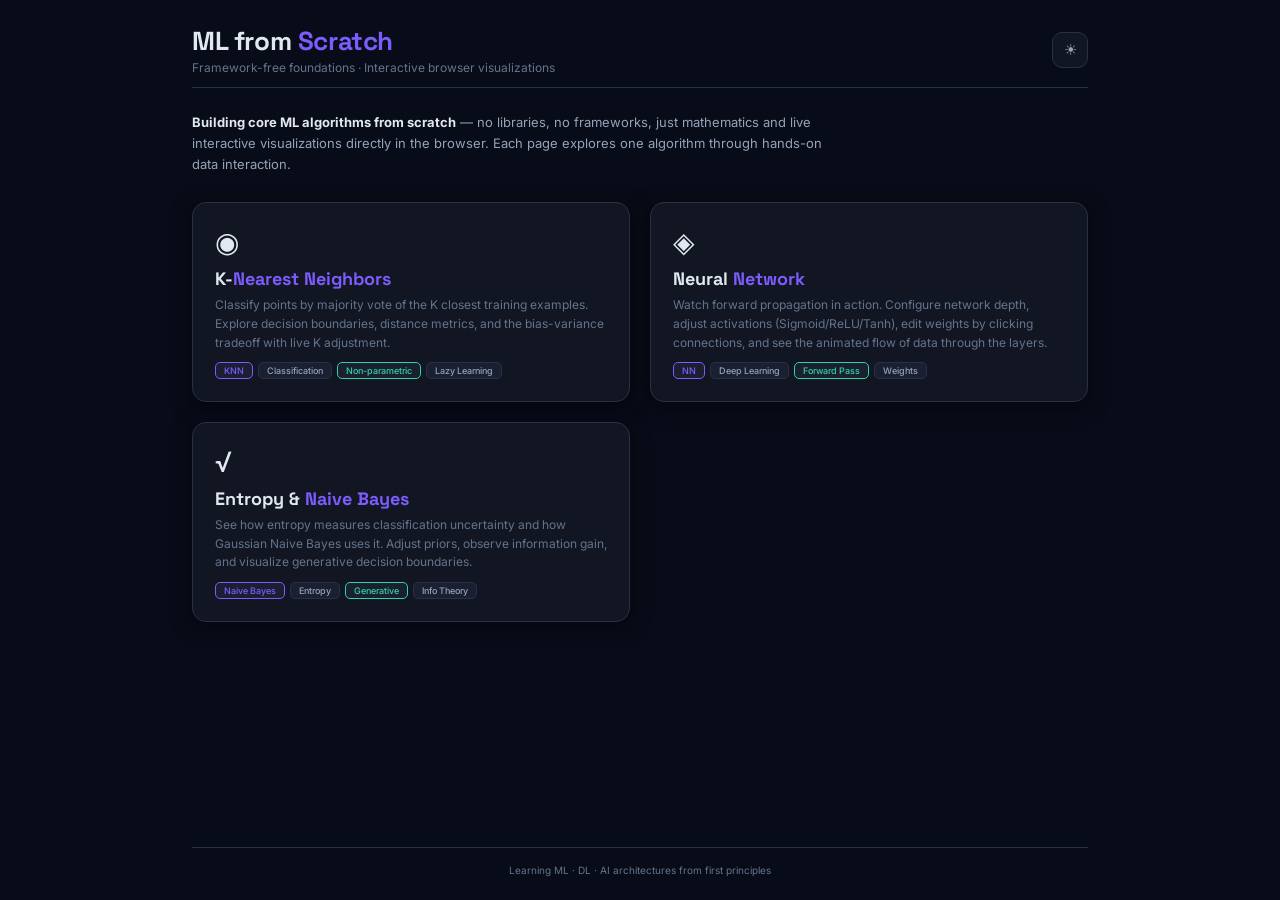
<file: index.html>
<!DOCTYPE html>
<html lang="en" data-theme="dark">
<head>
<meta charset="UTF-8">
<meta name="viewport" content="width=device-width, initial-scale=1.0">
<title>ML from Scratch &mdash; Interactive Visualizations</title>
<link rel="preconnect" href="https://fonts.googleapis.com">
<link href="https://fonts.googleapis.com/css2?family=Space+Grotesk:wght@500;600;700&family=Inter:wght@400;500;600;700&family=JetBrains+Mono:wght@400;500;600&display=swap" rel="stylesheet">
<style>
:root,[data-theme="dark"]{--bg:#080c18;--surface:#111622;--surface2:#1a2032;--surface3:#222a40;--border:#283048;--text:#e2e8f0;--text2:#94a3b8;--text3:#64748b;--accent:#7c5cfc;--accent2:#6a4be0;--success:#2dd4a0;--shadow:rgba(0,0,0,0.5)}
[data-theme="light"]{--bg:#f0f2f7;--surface:#fff;--surface2:#f4f6fb;--surface3:#e8ecf4;--border:#d0d6e0;--text:#161b2e;--text2:#4a5570;--text3:#8892b0;--accent:#6c4ce0;--accent2:#5a3dc4;--success:#2db488;--shadow:rgba(0,0,0,0.08)}
*,*::before,*::after{margin:0;padding:0;box-sizing:border-box}
body{font-family:'Inter',system-ui,sans-serif;background:var(--bg);color:var(--text);min-height:100vh;transition:background .35s,color .35s}
.app{display:flex;flex-direction:column;min-height:100vh;padding:24px 32px;animation:fadeIn .5s both;max-width:960px;margin:0 auto}
@keyframes fadeIn{from{opacity:0;transform:translateY(10px)}to{opacity:1;transform:translateY(0)}}
header{display:flex;align-items:center;justify-content:space-between;padding-bottom:12px;margin-bottom:24px;border-bottom:1px solid var(--border)}
header h1{font-family:'Space Grotesk',sans-serif;font-size:26px;font-weight:700;letter-spacing:-.4px}
header h1 span{color:var(--accent)}
header .sub{font-size:12px;color:var(--text3);margin-top:2px}
.toggle{width:36px;height:36px;border-radius:10px;border:1px solid var(--border);background:var(--surface);color:var(--text2);font-size:15px;cursor:pointer;display:flex;align-items:center;justify-content:center;transition:all .25s}
.toggle:hover{background:var(--surface2);border-color:var(--accent);color:var(--accent);transform:rotate(15deg)}

.desc{font-size:13px;color:var(--text2);line-height:1.6;margin-bottom:28px;max-width:640px}
.desc strong{color:var(--text)}

.grid{display:grid;grid-template-columns:1fr 1fr;gap:20px}

.card{background:var(--surface);border-radius:14px;padding:22px;border:1px solid var(--border);box-shadow:0 4px 20px var(--shadow);transition:all .3s;text-decoration:none;color:inherit;display:flex;flex-direction:column;animation:cardSlide .45s both}
.card:nth-child(2){animation-delay:.1s}
@keyframes cardSlide{from{opacity:0;transform:translateY(16px)}to{opacity:1;transform:translateY(0)}}
.card:hover{border-color:var(--accent);transform:translateY(-3px);box-shadow:0 8px 32px var(--shadow),0 0 0 1px var(--accent)}
.card .icon{font-size:28px;margin-bottom:8px}
.card h2{font-family:'Space Grotesk',sans-serif;font-size:18px;font-weight:700;margin-bottom:6px}
.card h2 span{color:var(--accent)}
.card p{font-size:12px;color:var(--text3);line-height:1.55;margin-bottom:10px;flex:1}
.card .tags{display:flex;flex-wrap:wrap;gap:5px}
.card .tag{padding:2px 8px;background:var(--surface2);border:1px solid var(--border);border-radius:5px;font-size:9px;color:var(--text2);font-weight:500}
.card .tag.accent{border-color:var(--accent);color:var(--accent)}
.card .tag.green{border-color:var(--success);color:var(--success)}

footer{margin-top:auto;padding-top:16px;font-size:10px;color:var(--text3);text-align:center;border-top:1px solid var(--border)}

@media(max-width:700px){
  .app{padding:16px}
  header h1{font-size:20px}
  .grid{grid-template-columns:1fr}
  .desc{font-size:12px}
}
</style>
</head>
<body>
<div class="app">
  <header>
    <div>
      <h1>ML from <span>Scratch</span></h1>
      <p class="sub">Framework-free foundations &middot; Interactive browser visualizations</p>
    </div>
    <button class="toggle" id="themeToggle" title="Toggle theme">&#9790;</button>
  </header>

  <p class="desc">
    <strong>Building core ML algorithms from scratch</strong> &mdash; no libraries, no frameworks, just mathematics and live interactive visualizations directly in the browser. Each page explores one algorithm through hands-on data interaction.
  </p>

  <div class="grid">
    <a class="card" href="knn.html">
      <div class="icon">&#9673;</div>
      <h2>K-<span>Nearest Neighbors</span></h2>
      <p>Classify points by majority vote of the K closest training examples. Explore decision boundaries, distance metrics, and the bias-variance tradeoff with live K adjustment.</p>
      <div class="tags">
        <span class="tag accent">KNN</span>
        <span class="tag">Classification</span>
        <span class="tag green">Non-parametric</span>
        <span class="tag">Lazy Learning</span>
      </div>
    </a>

    <a class="card" href="neural_network.html">
      <div class="icon">&#9672;</div>
      <h2>Neural <span>Network</span></h2>
      <p>Watch forward propagation in action. Configure network depth, adjust activations (Sigmoid/ReLU/Tanh), edit weights by clicking connections, and see the animated flow of data through the layers.</p>
      <div class="tags">
        <span class="tag accent">NN</span>
        <span class="tag">Deep Learning</span>
        <span class="tag green">Forward Pass</span>
        <span class="tag">Weights</span>
      </div>
    </a>

    <a class="card" href="entropy_naive_bayes.html">
      <div class="icon">&#8730;</div>
      <h2>Entropy &amp; <span>Naive Bayes</span></h2>
      <p>See how entropy measures classification uncertainty and how Gaussian Naive Bayes uses it. Adjust priors, observe information gain, and visualize generative decision boundaries.</p>
      <div class="tags">
        <span class="tag accent">Naive Bayes</span>
        <span class="tag">Entropy</span>
        <span class="tag green">Generative</span>
        <span class="tag">Info Theory</span>
      </div>
    </a>
  </div>

  <footer>Learning ML &sdot; DL &sdot; AI architectures from first principles</footer>
</div>

<script>
(function(){const t=document.getElementById('themeToggle');function a(theme){document.documentElement.setAttribute('data-theme',theme);localStorage.setItem('ml-theme',theme);t.textContent=theme==='dark'?'\u2600':'\u263E'}const s=localStorage.getItem('ml-theme')||'dark';a(s);t.addEventListener('click',()=>{a((document.documentElement.getAttribute('data-theme')||'dark')==='dark'?'light':'dark')})})();
</script>
</body>
</html>
</file>
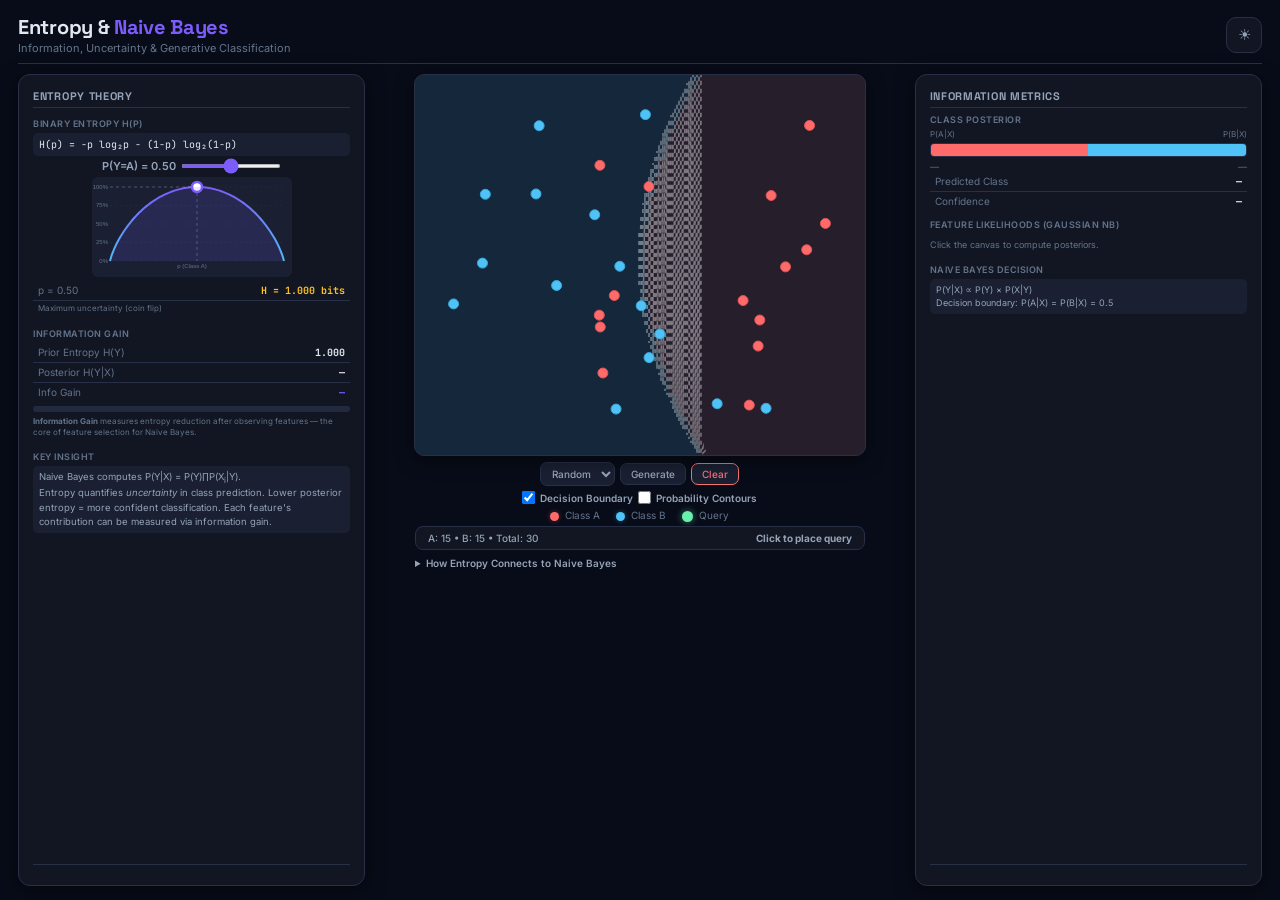
<file: entropy_naive_bayes.html>
<!DOCTYPE html>
<html lang="en" data-theme="dark">
<head>
<meta charset="UTF-8">
<meta name="viewport" content="width=device-width, initial-scale=1.0">
<title>Entropy &amp; Naive Bayes &mdash; Interactive Visualization</title>
<style>
@import url('https://fonts.googleapis.com/css2?family=Space+Grotesk:wght@500;600;700&family=Inter:wght@400;500;600;700&family=JetBrains+Mono:wght@400;500;600&display=swap');

:root,[data-theme="dark"] {
  --bg:#080c18; --surface:#111622; --surface2:#1a2032; --surface3:#222a40;
  --border:#283048; --text:#e2e8f0; --text2:#94a3b8; --text3:#64748b;
  --classA:#ff6b6b; --classAB:#e05555; --classAG:rgba(255,107,107,0.35);
  --classB:#4fc3f7; --classBB:#3aa8d8; --classBG:rgba(79,195,247,0.35);
  --query:#69f0ae; --queryG:rgba(105,240,174,0.5);
  --accent:#7c5cfc; --accent2:#6a4be0; --success:#2dd4a0; --danger:#f87171;
  --warn:#fbbf24; --info:#60a5fa; --shadow:rgba(0,0,0,0.5);
  --cbg:#0f1625; --cborder:#283048;
}
[data-theme="light"] {
  --bg:#f0f2f7; --surface:#fff; --surface2:#f4f6fb; --surface3:#e8ecf4;
  --border:#d0d6e0; --text:#161b2e; --text2:#4a5570; --text3:#8892b0;
  --classA:#e05252; --classAB:#c04040; --classAG:rgba(224,82,82,0.2);
  --classB:#3498db; --classBB:#2980b9; --classBG:rgba(52,152,219,0.2);
  --query:#27ae60; --queryG:rgba(39,174,96,0.3);
  --accent:#6c4ce0; --accent2:#5a3dc4; --success:#2db488; --danger:#e05252;
  --warn:#d4a017; --info:#4a90d9; --shadow:rgba(0,0,0,0.08);
  --cbg:#fafbff; --cborder:#d0d6e0;
}
*,*::before,*::after{margin:0;padding:0;box-sizing:border-box}
body{font-family:'Inter',system-ui,sans-serif;background:var(--bg);color:var(--text);min-height:100vh;transition:background .35s,color .35s}
::-webkit-scrollbar{width:5px}
::-webkit-scrollbar-track{background:0 0}
::-webkit-scrollbar-thumb{background:var(--border);border-radius:4px}
.app{display:flex;flex-direction:column;min-height:100vh;padding:14px 18px;animation:fadeIn .5s both}
@keyframes fadeIn{from{opacity:0;transform:translateY(8px)}to{opacity:1;transform:translateY(0)}}

header{display:flex;align-items:center;justify-content:space-between;padding-bottom:8px;margin-bottom:10px;border-bottom:1px solid var(--border)}
.hl{display:flex;flex-direction:column}
header h1{font-family:'Space Grotesk',sans-serif;font-size:20px;font-weight:700;letter-spacing:-.3px}
header h1 span{color:var(--accent)}
header .sub{font-size:11px;color:var(--text3);margin-top:1px}
.ha{display:flex;align-items:center;gap:10px}

.toggle{width:36px;height:36px;border-radius:10px;border:1px solid var(--border);background:var(--surface);color:var(--text2);font-size:15px;cursor:pointer;display:flex;align-items:center;justify-content:center;transition:all .25s}
.toggle:hover{background:var(--surface2);border-color:var(--accent);color:var(--accent);transform:rotate(15deg)}

.row{display:grid;grid-template-columns:1.2fr 1.8fr 1.2fr;gap:14px;flex:1;min-height:0}

.panel{background:var(--surface);border-radius:12px;padding:14px;border:1px solid var(--border);box-shadow:0 4px 20px var(--shadow);display:flex;flex-direction:column;animation:slide .45s both}
@keyframes slide{from{opacity:0;transform:translateY(12px)}to{opacity:1;transform:translateY(0)}}
.pn:nth-child(1){animation-delay:.05s}
.pn:nth-child(2){animation-delay:.1s}
.pn:nth-child(3){animation-delay:.15s}
.pl{overflow-y:auto;gap:4px}
.pr{overflow-y:auto}

.pt{font-family:'Space Grotesk',sans-serif;font-size:11px;font-weight:700;color:var(--text2);margin-bottom:6px;padding-bottom:4px;border-bottom:1px solid var(--border);text-transform:uppercase;letter-spacing:.7px;flex-shrink:0}
.pf{margin-top:auto;padding-top:6px;font-size:9px;color:var(--text3);text-align:center;border-top:1px solid var(--border)}

.cc{flex:1;display:flex;flex-direction:column;align-items:center;min-width:0}
.cw{display:flex;justify-content:center;margin-bottom:6px;width:100%;position:relative;flex-shrink:0}
#canvas{border:1.5px solid var(--cborder);border-radius:10px;cursor:crosshair;background:var(--cbg);display:block;max-width:100%;height:auto;box-shadow:0 4px 18px var(--shadow)}

.ctrls{display:flex;justify-content:center;gap:12px;margin-bottom:5px;flex-wrap:wrap;width:100%;flex-shrink:0}
.cg{display:flex;align-items:center;gap:5px;flex-wrap:wrap}
.cg label{font-size:11px;font-weight:600;color:var(--text2)}
.cg input[type=range]{width:90px;height:4px;accent-color:var(--accent);cursor:pointer}
.cg select{padding:4px 7px;background:var(--surface2);color:var(--text2);border:1px solid var(--border);border-radius:7px;font-size:10px;font-weight:500;cursor:pointer;font-family:'Inter',sans-serif}
.cg select:hover{border-color:var(--accent);color:var(--text)}
.cg button{padding:4px 10px;background:var(--surface2);color:var(--text2);border:1px solid var(--border);border-radius:7px;font-size:10px;font-weight:500;cursor:pointer;transition:all .2s;font-family:'Inter',sans-serif}
.cg button:hover{background:var(--surface3);border-color:var(--accent);color:var(--text);transform:translateY(-1px);box-shadow:0 2px 6px var(--shadow)}
.cg button.danger{border-color:var(--danger);color:var(--danger)}
.cg button.danger:hover{background:rgba(248,113,113,.1)}
.cg button.accent{border-color:var(--accent);color:var(--accent)}
.cg button.accent:hover{background:rgba(124,92,252,.12)}

#tooltip{position:fixed;pointer-events:none;background:var(--surface);border:1px solid var(--border);border-radius:7px;padding:5px 9px;font-size:10px;font-weight:500;color:var(--text);box-shadow:0 4px 14px var(--shadow);opacity:0;transform:translateY(4px);transition:opacity .15s,transform .15s;z-index:100;white-space:nowrap}
#tooltip.v{opacity:1;transform:translateY(0)}

.legend{display:flex;justify-content:center;gap:16px;margin-bottom:4px;font-size:10px;color:var(--text3);flex-shrink:0}
.dot{display:inline-block;width:9px;height:9px;border-radius:50%;vertical-align:middle;margin-right:3px}
.dot.a{background:var(--classA);box-shadow:0 0 5px var(--classAG)}
.dot.b{background:var(--classB);box-shadow:0 0 5px var(--classBG)}
.dot.q{background:var(--query);box-shadow:0 0 7px var(--queryG);width:11px;height:11px}

.info{display:flex;justify-content:space-between;padding:5px 12px;background:var(--surface);border:1px solid var(--border);border-radius:8px;font-size:10px;color:var(--text2);font-weight:500;width:100%;max-width:450px;margin-bottom:4px;flex-shrink:0}
#prediction{font-weight:700}
#prediction.ca{color:var(--classA)}
#prediction.cb{color:var(--classB)}
#prediction.t{color:var(--text3)}

.sec{margin-bottom:8px}
.sec:last-child{margin-bottom:0}
.st{font-size:9px;font-weight:600;color:var(--text3);text-transform:uppercase;letter-spacing:.5px;margin-bottom:4px}

.eq{font-family:'JetBrains Mono',monospace;font-size:10px;color:var(--text);padding:4px 6px;background:var(--surface2);border-radius:5px;margin:3px 0;line-height:1.5;transition:background .35s}
.eq .hl{color:var(--accent)}

.stat{display:flex;justify-content:space-between;padding:3px 5px;font-size:10px;border-bottom:1px solid var(--border)}
.stat:last-child{border-bottom:none}
.stat .l{color:var(--text3)}
.stat .v{font-weight:700;font-family:'JetBrains Mono',monospace;font-size:10px}
.stat .v.ca{color:var(--classA)}
.stat .v.cb{color:var(--classB)}
.stat .v.ig{color:var(--accent)}
.stat .v.mx{color:var(--warn)}

.bar{display:flex;height:14px;border-radius:4px;overflow:hidden;margin:4px 0;border:1px solid var(--border)}
.bar .ba{background:var(--classA);transition:width .35s}
.bar .bb{background:var(--classB);transition:width .35s}
.bar-label{display:flex;justify-content:space-between;font-size:8px;color:var(--text3);margin-bottom:2px}

.ent-canvas-wrap{display:flex;justify-content:center;margin:4px 0}
#entCanvas{display:block;border-radius:6px;background:var(--surface2);width:100%;max-width:200px;height:auto}

.ig-meter{height:6px;border-radius:3px;background:var(--surface3);overflow:hidden;margin:4px 0}
.ig-fill{height:100%;border-radius:3px;background:var(--accent);transition:width .4s}

.feat-grid{display:grid;grid-template-columns:1fr 1fr;gap:3px}
.feat{font-size:8.5px;padding:3px 5px;background:var(--surface2);border-radius:4px;color:var(--text3);text-align:center}
.feat .fv{font-weight:700;color:var(--text);font-family:'JetBrains Mono',monospace}

@media(max-width:900px){
  .row{grid-template-columns:1fr}
  .app{padding:10px}
  header h1{font-size:17px}
}
</style>
</head>
<body>
<div class="app">
  <header>
    <div class="hl">
      <h1>Entropy &amp; <span>Naive Bayes</span></h1>
      <p class="sub">Information, Uncertainty &amp; Generative Classification</p>
    </div>
    <div class="ha">
      <button class="toggle" id="themeToggle" title="Toggle theme">&#9790;</button>
    </div>
  </header>

  <div class="row">
    <!-- Left: Entropy Theory -->
    <div class="panel pl pn">
      <div class="pt">Entropy Theory</div>
      <div class="sec">
        <div class="st">Binary Entropy H(p)</div>
        <div class="eq">H(p) = &minus;p log&#8322;p &minus; (1&minus;p) log&#8322;(1&minus;p)</div>
        <div class="cg" style="justify-content:center;margin:3px 0">
          <label for="priorSlider">P(Y=A) = <span id="priorVal">0.50</span></label>
          <input type="range" id="priorSlider" min="5" max="95" value="50" style="width:100px">
        </div>
        <div class="ent-canvas-wrap">
          <canvas id="entCanvas" width="200" height="100"></canvas>
        </div>
        <div id="entropyStats" style="margin-top:2px"></div>
      </div>
      <div class="sec">
        <div class="st">Information Gain</div>
        <div id="igDisplay">
          <div class="stat"><span class="l">Prior Entropy H(Y)</span><span class="v" id="priorEntVal">1.000</span></div>
          <div class="stat"><span class="l">Posterior H(Y|X)</span><span class="v" id="postEntVal">—</span></div>
          <div class="stat"><span class="l">Info Gain</span><span class="v ig" id="igVal">—</span></div>
        </div>
        <div class="ig-meter"><div class="ig-fill" id="igFill" style="width:0%"></div></div>
        <div style="font-size:8px;color:var(--text3);margin-top:3px;line-height:1.4">
          <strong>Information Gain</strong> measures entropy reduction after observing features — the core of feature selection for Naive Bayes.
        </div>
      </div>
      <div class="sec">
        <div class="st">Key Insight</div>
        <div style="font-size:9.5px;color:var(--text2);line-height:1.5;padding:4px 6px;background:var(--surface2);border-radius:5px">
          Naive Bayes computes P(Y|X) = P(Y)&prod;P(X<sub>i</sub>|Y).<br>
          Entropy quantifies <em>uncertainty</em> in class prediction. Lower posterior entropy = more confident classification. Each feature's contribution can be measured via information gain.
        </div>
      </div>
      <div class="pf"></div>
    </div>

    <!-- Center: Main Canvas -->
    <div class="cc pn">
      <div class="cw"><canvas id="canvas" width="450" height="380"></canvas><div id="tooltip"></div></div>
      <div class="ctrls">
        <div class="cg">
          <select id="patternSelect">
            <option value="random">Random</option>
            <option value="linear">Linear</option>
            <option value="circles">Circles</option>
            <option value="xor">XOR</option>
            <option value="moons">Moons</option>
          </select>
          <button id="genBtn">Generate</button>
          <button class="danger" id="clearBtn">Clear</button>
        </div>
      </div>
      <div class="ctrls">
        <div class="cg">
          <label class="toggle-label" style="display:flex;align-items:center;gap:5px;cursor:pointer;font-size:10px;color:var(--text2)">
            <input type="checkbox" id="boundaryToggle" checked>
            Decision Boundary
          </label>
          <label class="toggle-label" style="display:flex;align-items:center;gap:5px;cursor:pointer;font-size:10px;color:var(--text2)">
            <input type="checkbox" id="contourToggle">
            Probability Contours
          </label>
        </div>
      </div>
      <div class="legend">
        <span><span class="dot a"></span> Class A</span>
        <span><span class="dot b"></span> Class B</span>
        <span><span class="dot q"></span> Query</span>
      </div>
      <div class="info">
        <span id="pointCount">A: 0 &bull; B: 0</span>
        <span id="prediction">Click to place query</span>
      </div>
      <div class="sec" style="width:100%;max-width:450px;flex-shrink:0">
        <details style="font-size:10px;color:var(--text3);line-height:1.5">
          <summary style="cursor:pointer;font-weight:600;color:var(--text2);padding:2px 0;user-select:none">How Entropy Connects to Naive Bayes</summary>
          <p style="margin-top:4px">Naive Bayes is a <em>generative</em> classifier: it models P(X|Y) and uses Bayes' rule to compute P(Y|X). Entropy H(Y) = &minus;&Sigma; P(y) log P(y) measures the uncertainty in the class distribution. After observing features X, the posterior entropy H(Y|X) measures remaining uncertainty. The difference is the <em>information gain</em> — how much the features reduce uncertainty. High information gain features are the most discriminative.</p>
        </details>
      </div>
    </div>

    <!-- Right: Metrics & Posteriors -->
    <div class="panel pr pn">
      <div class="pt">Information Metrics</div>
      <div class="sec">
        <div class="st">Class Posterior</div>
        <div id="posteriorDisplay">
          <div class="bar-label"><span>P(A|X)</span><span>P(B|X)</span></div>
          <div class="bar"><div class="ba" id="postBarA" style="width:50%"></div><div class="bb" id="postBarB" style="width:50%"></div></div>
          <div id="postVals" style="display:flex;justify-content:space-between;font-size:9px;color:var(--text3)"><span>—</span><span>—</span></div>
        </div>
        <div class="stat"><span class="l">Predicted Class</span><span class="v" id="predClass">—</span></div>
        <div class="stat"><span class="l">Confidence</span><span class="v" id="confidence">—</span></div>
      </div>
      <div class="sec">
        <div class="st">Feature Likelihoods (Gaussian NB)</div>
        <div id="featureStats" style="font-size:9px;color:var(--text3);line-height:1.5">
          <div style="padding:4px 0">Click the canvas to compute posteriors and see how each feature contributes to the prediction.</div>
        </div>
      </div>
      <div class="sec">
        <div class="st">Naive Bayes Decision</div>
        <div id="nbDecision" style="font-size:9px;color:var(--text2);padding:4px 6px;background:var(--surface2);border-radius:5px;line-height:1.5">
          P(Y|X) &prop; P(Y) &times; P(X|Y)<br>
          Decision boundary: P(A|X) = P(B|X) = 0.5
        </div>
      </div>
      <div class="pf"></div>
    </div>
  </div>
</div>

<script>
/* ===== DOM ===== */
const canvas = document.getElementById('canvas');
const ctx = canvas.getContext('2d');
const entCanvas = document.getElementById('entCanvas');
const entCtx = entCanvas.getContext('2d');
const tooltip = document.getElementById('tooltip');
const themeToggle = document.getElementById('themeToggle');
const priorSlider = document.getElementById('priorSlider');
const priorVal = document.getElementById('priorVal');
const patternSelect = document.getElementById('patternSelect');
const genBtn = document.getElementById('genBtn');
const clearBtn = document.getElementById('clearBtn');
const boundaryToggle = document.getElementById('boundaryToggle');
const contourToggle = document.getElementById('contourToggle');
const pointCount = document.getElementById('pointCount');
const prediction = document.getElementById('prediction');
const priorEntVal = document.getElementById('priorEntVal');
const postEntVal = document.getElementById('postEntVal');
const igVal = document.getElementById('igVal');
const igFill = document.getElementById('igFill');
const postBarA = document.getElementById('postBarA');
const postBarB = document.getElementById('postBarB');
const postVals = document.getElementById('postVals');
const predClass = document.getElementById('predClass');
const confidence = document.getElementById('confidence');
const featureStats = document.getElementById('featureStats');

/* ===== Constants ===== */
const W = canvas.width, H = canvas.height;
const EW = entCanvas.width, EH = entCanvas.height;
const PAD = 28, POINT_R = 5, HOVER_R = 10, DRAG_TH = 14;

/* ===== State ===== */
let classA = [], classB = [];
let queryPoint = null, isDragging = false, hoveredPoint = null;
let priorProb = 0.5;
let showBoundary = true, showContours = false;

let currentTheme = 'dark';
const COLORS = {
  dark: { A:'#ff6b6b', AB:'#e05555', AG:'rgba(255,107,107,0.35)', B:'#4fc3f7', BB:'#3aa8d8', BG:'rgba(79,195,247,0.35)', Q:'#69f0ae', QG:'rgba(105,240,174,0.5)', T3:'#64748b' },
  light: { A:'#e05252', AB:'#c04040', AG:'rgba(224,82,82,0.2)', B:'#3498db', BB:'#2980b9', BG:'rgba(52,152,219,0.2)', Q:'#27ae60', QG:'rgba(39,174,96,0.3)', T3:'#8892b0' }
};

/* ===== Utils ===== */
function rand(min, max) { return Math.random() * (max - min) + min; }
function gaussian(x, mean, std) {
  if (std < 0.01) std = 0.01;
  return (1 / (std * Math.sqrt(2 * Math.PI))) * Math.exp(-0.5 * ((x - mean) / std) ** 2);
}
function binaryEntropy(p) {
  if (p <= 0 || p >= 1) return 0;
  return -p * Math.log2(p) - (1 - p) * Math.log2(1 - p);
}
function dist(p1, p2) { return Math.hypot(p1.x - p2.x, p1.y - p2.y); }
function getCoords(e) {
  const r = canvas.getBoundingClientRect();
  return { x: (e.clientX - r.left) * (canvas.width / r.width), y: (e.clientY - r.top) * (canvas.height / r.height) };
}

/* ===== Data Gen ===== */
function noise() { return rand(-10, 10); }

function generatePattern(name) {
  classA = []; classB = [];
  const n = 15;
  switch (name) {
    case 'linear': {
      const mid = (W - PAD * 2) / 2 + PAD;
      for (let i = 0; i < n; i++) { classA.push({ x: rand(PAD, mid - 12) + noise(), y: rand(PAD, H - PAD) + noise() }); classB.push({ x: rand(mid + 12, W - PAD) + noise(), y: rand(PAD, H - PAD) + noise() }); }
      break;
    }
    case 'circles': {
      const cx = W / 2, cy = H / 2;
      for (let i = 0; i < n; i++) { const a = rand(0, Math.PI * 2), r = rand(10, 50) + noise() * 0.4; classA.push({ x: cx + r * Math.cos(a), y: cy + r * Math.sin(a) }); }
      for (let i = 0; i < n; i++) { const a = rand(0, Math.PI * 2), r = rand(90, 140) + noise() * 0.4; classB.push({ x: cx + r * Math.cos(a), y: cy + r * Math.sin(a) }); }
      break;
    }
    case 'xor': {
      const cx = W / 2, cy = H / 2;
      for (let i = 0; i < Math.ceil(n / 2); i++) {
        classA.push({ x: rand(PAD, cx - 8) + noise(), y: rand(PAD, cy - 8) + noise() });
        classA.push({ x: rand(cx + 8, W - PAD) + noise(), y: rand(cy + 8, H - PAD) + noise() });
      }
      for (let i = 0; i < Math.ceil(n / 2); i++) {
        classB.push({ x: rand(cx + 8, W - PAD) + noise(), y: rand(PAD, cy - 8) + noise() });
        classB.push({ x: rand(PAD, cx - 8) + noise(), y: rand(cy + 8, H - PAD) + noise() });
      }
      break;
    }
    case 'moons': {
      const cx = W / 2, cy = H / 2, r = 60;
      for (let i = 0; i < n; i++) { const t = rand(0, Math.PI); classA.push({ x: cx + r * Math.cos(t) + noise() * 0.5, y: cy + r * Math.sin(t) + noise() * 0.5 }); }
      for (let i = 0; i < n; i++) { const t = rand(Math.PI, Math.PI * 2); classB.push({ x: cx + 12 + r * Math.cos(t) + noise() * 0.5, y: cy + 18 + r * Math.sin(t) + noise() * 0.5 }); }
      break;
    }
    default: {
      for (let i = 0; i < n; i++) { classA.push({ x: rand(PAD, W - PAD), y: rand(PAD, H - PAD) }); classB.push({ x: rand(PAD, W - PAD), y: rand(PAD, H - PAD) }); }
    }
  }
}

/* ===== Naive Bayes ===== */
function computeClassStats() {
  function stats(arr) {
    if (arr.length === 0) return { meanX: 0, meanY: 0, stdX: 1, stdY: 1, n: 0 };
    const mx = arr.reduce((s, p) => s + p.x, 0) / arr.length;
    const my = arr.reduce((s, p) => s + p.y, 0) / arr.length;
    const sx = Math.sqrt(arr.reduce((s, p) => s + (p.x - mx) ** 2, 0) / arr.length) || 1;
    const sy = Math.sqrt(arr.reduce((s, p) => s + (p.y - my) ** 2, 0) / arr.length) || 1;
    return { meanX: mx, meanY: my, stdX: sx, stdY: sy, n: arr.length };
  }
  return { a: stats(classA), b: stats(classB) };
}

function nbPosterior(q, stats) {
  const total = stats.a.n + stats.b.n;
  if (total === 0) return { pA: 0.5, pB: 0.5 };
  const priorA = priorProb;
  const priorB = 1 - priorProb;
  const likeA = gaussian(q.x, stats.a.meanX, stats.a.stdX) * gaussian(q.y, stats.a.meanY, stats.a.stdY);
  const likeB = gaussian(q.x, stats.b.meanX, stats.b.stdX) * gaussian(q.y, stats.b.meanY, stats.b.stdY);
  const evidence = priorA * likeA + priorB * likeB;
  if (evidence === 0) return { pA: 0.5, pB: 0.5 };
  let pA = (priorA * likeA) / evidence;
  let pB = (priorB * likeB) / evidence;
  if (!isFinite(pA)) pA = 0.5;
  if (!isFinite(pB)) pB = 0.5;
  return { pA, pB, likeA, likeB };
}

/* ===== Draw Entropy Canvas ===== */
function drawEntropyCurve() {
  const C = COLORS[currentTheme];
  entCtx.clearRect(0, 0, EW, EH);
  const pad = { t: 10, r: 8, b: 16, l: 18 };
  const pw = EW - pad.l - pad.r, ph = EH - pad.t - pad.b;

  entCtx.strokeStyle = C.T3;
  entCtx.globalAlpha = 0.2;
  entCtx.lineWidth = 0.5;
  entCtx.setLineDash([2, 3]);
  for (let pct = 0; pct <= 100; pct += 25) {
    const y = pad.t + (1 - pct / 100) * ph;
    entCtx.beginPath(); entCtx.moveTo(pad.l, y); entCtx.lineTo(EW - pad.r, y); entCtx.stroke();
  }
  entCtx.setLineDash([]);
  entCtx.globalAlpha = 1;

  entCtx.fillStyle = C.T3;
  entCtx.font = '6px Inter,sans-serif';
  entCtx.textAlign = 'right'; entCtx.textBaseline = 'middle';
  for (let pct = 0; pct <= 100; pct += 25) {
    entCtx.fillText(pct + '%', pad.l - 2, pad.t + (1 - pct / 100) * ph);
  }
  entCtx.textAlign = 'center'; entCtx.textBaseline = 'top';
  entCtx.fillText('p (Class A)', EW / 2, EH - pad.b + 2);

  const steps = 100;
  const pVal = priorProb;
  const curve = [];
  for (let i = 0; i <= steps; i++) {
    const p = i / steps;
    const h = binaryEntropy(p);
    curve.push({ x: pad.l + (i / steps) * pw, y: pad.t + (1 - h) * ph });
  }

  entCtx.beginPath();
  const grad = entCtx.createLinearGradient(0, pad.t, 0, pad.t + ph);
  grad.addColorStop(0, '#7c5cfc');
  grad.addColorStop(1, '#4fc3f7');
  entCtx.strokeStyle = grad;
  entCtx.lineWidth = 2;
  for (let i = 0; i < curve.length; i++) {
    i === 0 ? entCtx.moveTo(curve[i].x, curve[i].y) : entCtx.lineTo(curve[i].x, curve[i].y);
  }
  entCtx.stroke();

  const px = pad.l + pVal * pw;
  const hVal = binaryEntropy(pVal);
  const py = pad.t + (1 - hVal) * ph;

  entCtx.beginPath();
  entCtx.arc(px, py, 5, 0, Math.PI * 2);
  entCtx.fillStyle = '#fff';
  entCtx.fill();
  entCtx.strokeStyle = '#7c5cfc';
  entCtx.lineWidth = 2.5;
  entCtx.stroke();

  entCtx.setLineDash([3, 3]);
  entCtx.strokeStyle = 'rgba(255,255,255,0.3)';
  entCtx.lineWidth = 0.8;
  entCtx.beginPath(); entCtx.moveTo(px, py); entCtx.lineTo(px, EH - pad.b); entCtx.stroke();
  entCtx.beginPath(); entCtx.moveTo(px, py); entCtx.lineTo(pad.l, py); entCtx.stroke();
  entCtx.setLineDash([]);

  entCtx.fillStyle = 'rgba(124,92,252,0.15)';
  entCtx.beginPath();
  entCtx.moveTo(pad.l, pad.t + ph);
  for (let i = 0; i <= steps; i++) {
    const p = i / steps;
    const h = binaryEntropy(p);
    const xx = pad.l + (i / steps) * pw;
    const yy = pad.t + (1 - h) * ph;
    i === 0 ? entCtx.moveTo(xx, yy) : entCtx.lineTo(xx, yy);
  }
  entCtx.lineTo(pad.l + pw, pad.t + ph);
  entCtx.closePath();
  entCtx.fill();

  const hDisplay = hVal.toFixed(3);
  document.getElementById('entropyStats').innerHTML = `
    <div class="stat"><span class="l">p = ${pVal.toFixed(2)}</span><span class="v mx">H = ${hDisplay} bits</span></div>
    <div style="font-size:8px;color:var(--text3);padding:2px 5px;line-height:1.4">
      ${hVal < 0.01 ? 'Certainty (no uncertainty)' : hVal > 0.99 ? 'Maximum uncertainty (coin flip)' : hVal > 0.7 ? 'High uncertainty' : 'Moderate uncertainty'}
    </div>
  `;
  priorEntVal.textContent = hDisplay;
}

/* ===== Draw Main Canvas ===== */
function draw() {
  const C = COLORS[currentTheme];
  ctx.clearRect(0, 0, W, H);
  const total = classA.length + classB.length;

  if (total === 0) {
    ctx.fillStyle = 'rgba(255,255,255,0.04)';
    ctx.fillRect(0, 0, W, H);
    ctx.fillStyle = 'rgba(255,255,255,0.2)';
    ctx.font = '12px Inter,sans-serif';
    ctx.textAlign = 'center'; ctx.textBaseline = 'middle';
    ctx.fillText('No training data', W / 2, H / 2 - 6);
    ctx.fillText('Click "Generate" to begin', W / 2, H / 2 + 10);
    pointCount.textContent = 'A: 0 \u2022 B: 0';
    prediction.textContent = 'No data';
    updateMetrics(null);
    return;
  }

  const stats = computeClassStats();

  /* Decision boundary */
  if (showBoundary) {
    const step = 5;
    for (let x = 0; x < W; x += step) {
      for (let y = 0; y < H; y += step) {
        const { pA } = nbPosterior({ x, y }, stats);
        if (showContours) {
          ctx.fillStyle = pA > 0.9 ? C.A : pA > 0.7 ? C.A : pA > 0.5 ? C.A : pA > 0.3 ? C.B : pA > 0.1 ? C.B : C.B;
          ctx.globalAlpha = pA > 0.9 ? 0.25 : pA > 0.7 ? 0.16 : pA > 0.5 ? 0.08 : pA > 0.3 ? 0.08 : pA > 0.1 ? 0.16 : 0.25;
        } else {
          ctx.fillStyle = pA >= 0.5 ? C.A : C.B;
          ctx.globalAlpha = 0.1;
        }
        ctx.fillRect(x, y, step, step);
      }
    }
    ctx.globalAlpha = 1;

    /* Boundary contour line */
    ctx.strokeStyle = 'rgba(255,255,255,0.4)';
    ctx.lineWidth = 1.5;
    ctx.setLineDash([4, 4]);
    ctx.beginPath();
    let started = false;
    for (let x = 0; x < W; x += 2) {
      for (let y = 0; y < H; y += 2) {
        const { pA } = nbPosterior({ x, y }, stats);
        if (Math.abs(pA - 0.5) < 0.02) {
          if (!started) { ctx.moveTo(x, y); started = true; }
          else ctx.lineTo(x, y);
        }
      }
    }
    ctx.stroke();
    ctx.setLineDash([]);
  }

  /* Points */
  for (const p of classA) {
    ctx.beginPath(); ctx.arc(p.x, p.y, POINT_R, 0, Math.PI * 2);
    ctx.fillStyle = C.A; ctx.fill(); ctx.strokeStyle = C.AB; ctx.lineWidth = 1; ctx.stroke();
  }
  for (const p of classB) {
    ctx.beginPath(); ctx.arc(p.x, p.y, POINT_R, 0, Math.PI * 2);
    ctx.fillStyle = C.B; ctx.fill(); ctx.strokeStyle = C.BB; ctx.lineWidth = 1; ctx.stroke();
  }

  /* Query point */
  if (queryPoint && total > 0) {
    const { pA, pB, likeA, likeB } = nbPosterior(queryPoint, stats);
    const gaussA = gaussian(queryPoint.x, stats.a.meanX, stats.a.stdX) * gaussian(queryPoint.y, stats.a.meanY, stats.a.stdY);
    const gaussB = gaussian(queryPoint.x, stats.b.meanX, stats.b.stdX) * gaussian(queryPoint.y, stats.b.meanY, stats.b.stdY);
    const predicted = pA >= 0.5 ? 'A' : 'B';
    const conf = Math.max(pA, pB);

    /* Query diamond */
    ctx.save();
    ctx.beginPath();
    ctx.moveTo(queryPoint.x, queryPoint.y - 10);
    ctx.lineTo(queryPoint.x + 7, queryPoint.y);
    ctx.lineTo(queryPoint.x, queryPoint.y + 10);
    ctx.lineTo(queryPoint.x - 7, queryPoint.y);
    ctx.closePath();
    ctx.shadowColor = C.QG; ctx.shadowBlur = 16;
    ctx.fillStyle = C.Q; ctx.fill();
    ctx.shadowBlur = 0;
    ctx.strokeStyle = 'rgba(255,255,255,0.4)'; ctx.lineWidth = 1.2; ctx.stroke();
    ctx.restore();

    ctx.fillStyle = '#fff';
    ctx.font = 'bold 9px Inter,sans-serif';
    ctx.textAlign = 'center'; ctx.textBaseline = 'middle';
    ctx.fillText(predicted, queryPoint.x, queryPoint.y);

    /* Update metrics */
    updateMetrics({ pA, pB, predicted, conf, likeA, likeB, gaussA, gaussB, stats });

    pointCount.textContent = `A: ${classA.length}  \u2022  B: ${classB.length}  \u2022  Total: ${total}`;
    prediction.textContent = `Pred: Class ${predicted} (${(conf * 100).toFixed(0)}% confidence)`;
    prediction.className = predicted === 'A' ? 'ca' : 'cb';

    /* Show likelihood info near query point */
    ctx.font = '7px JetBrains Mono,monospace';
    ctx.textAlign = 'left'; ctx.textBaseline = 'bottom';
    ctx.fillStyle = C.A;
    ctx.fillText(`L(A)=${(likeA || 0).toExponential(2)}`, queryPoint.x + 12, queryPoint.y - 4);
    ctx.fillStyle = C.B;
    ctx.fillText(`L(B)=${(likeB || 0).toExponential(2)}`, queryPoint.x + 12, queryPoint.y + 8);
  } else {
    pointCount.textContent = `A: ${classA.length}  \u2022  B: ${classB.length}  \u2022  Total: ${total}`;
    prediction.textContent = 'Click to place query';
    prediction.className = '';
    updateMetrics(null);
  }

  drawEntropyCurve();
}

/* ===== Update Metrics Panel ===== */
function updateMetrics(r) {
  if (!r || !queryPoint || classA.length + classB.length === 0) {
    postBarA.style.width = '50%'; postBarB.style.width = '50%';
    postVals.innerHTML = '<span>—</span><span>—</span>';
    predClass.textContent = '—'; predClass.style.color = '';
    confidence.textContent = '—';
    postEntVal.textContent = '—'; igVal.textContent = '—'; igFill.style.width = '0%';
    featureStats.innerHTML = '<div style="padding:4px 0">Click the canvas to compute posteriors.</div>';
    return;
  }

  const { pA, pB, predicted, conf, likeA, likeB, stats } = r;
  const priorH = binaryEntropy(priorProb);
  const postH = (pA <= 0 || pA >= 1) ? 0 : binaryEntropy(pA);
  const ig = priorH - postH;

  postBarA.style.width = (pA * 100) + '%';
  postBarB.style.width = (pB * 100) + '%';
  postVals.innerHTML = `<span style="color:var(--classA)">P(A|X) = ${(pA * 100).toFixed(1)}%</span><span style="color:var(--classB)">P(B|X) = ${(pB * 100).toFixed(1)}%</span>`;
  predClass.textContent = predicted;
  predClass.style.color = predicted === 'A' ? 'var(--classA)' : 'var(--classB)';
  confidence.textContent = (conf * 100).toFixed(1) + '%';
  confidence.style.color = conf > 0.8 ? 'var(--success)' : conf > 0.6 ? 'var(--warn)' : 'var(--text3)';

  postEntVal.textContent = postH.toFixed(3);
  igVal.textContent = ig.toFixed(3);
  igFill.style.width = Math.min(ig / priorH * 100, 100) + '%';

  /* Feature likelihoods */
  const statsA = stats.a, statsB = stats.b;
  featureStats.innerHTML = `
    <div class="feat-grid">
      <div class="feat"><div>X mean</div><div class="fv">A: ${statsA.meanX.toFixed(0)} / B: ${statsB.meanX.toFixed(0)}</div></div>
      <div class="feat"><div>Y mean</div><div class="fv">A: ${statsA.meanY.toFixed(0)} / B: ${statsB.meanY.toFixed(0)}</div></div>
      <div class="feat"><div>X std</div><div class="fv">A: ${statsA.stdX.toFixed(1)} / B: ${statsB.stdX.toFixed(1)}</div></div>
      <div class="feat"><div>Y std</div><div class="fv">A: ${statsA.stdY.toFixed(1)} / B: ${statsB.stdY.toFixed(1)}</div></div>
      <div class="feat" style="grid-column:1/3"><div>Sample count</div><div class="fv">A: ${statsA.n} / B: ${statsB.n}</div></div>
    </div>
  `;
}

/* ===== Tooltip ===== */
function findPoint(px, py, threshold) {
  let best = null, bestD = threshold;
  for (const p of classA) { const d = dist({x:px,y:py}, p); if (d < bestD) { bestD = d; best = { p, cls: 'A' }; } }
  for (const p of classB) { const d = dist({x:px,y:py}, p); if (d < bestD) { bestD = d; best = { p, cls: 'B' }; } }
  return best;
}

function showTooltip(text, x, y) { tooltip.textContent = text; tooltip.style.left = x + 14 + 'px'; tooltip.style.top = y - 6 + 'px'; tooltip.classList.add('v'); }
function hideTooltip() { tooltip.classList.remove('v'); }

/* ===== Events ===== */
function handleMove(e) {
  if (isDragging) return;
  const c = getCoords(e);
  const hit = findPoint(c.x, c.y, HOVER_R);
  if (hit && queryPoint && dist(hit.p, queryPoint) < DRAG_TH) { hideTooltip(); hoveredPoint = null; return; }
  if (hit) {
    if (!hoveredPoint || hoveredPoint.p !== hit.p) { hoveredPoint = hit; draw(); }
    showTooltip(`Class ${hit.cls} (${hit.p.x.toFixed(0)},${hit.p.y.toFixed(0)})`, e.clientX, e.clientY);
  } else {
    if (hoveredPoint) { hoveredPoint = null; draw(); }
    hideTooltip();
  }
}

function handleDown(e) {
  const c = getCoords(e);
  if (queryPoint && dist(c, queryPoint) < DRAG_TH) { isDragging = true; canvas.style.cursor = 'grabbing'; return; }
  queryPoint = { x: c.x, y: c.y }; hoveredPoint = null; hideTooltip(); draw();
}

function handleDrag(e) {
  if (!isDragging) return;
  const c = getCoords(e); queryPoint = { x: c.x, y: c.y }; hoveredPoint = null; hideTooltip(); draw();
}

function handleUp() { if (isDragging) { isDragging = false; canvas.style.cursor = 'crosshair'; draw(); } }
function handleLeave() { hideTooltip(); if (hoveredPoint) { hoveredPoint = null; draw(); } if (isDragging) { isDragging = false; canvas.style.cursor = 'crosshair'; } }

canvas.addEventListener('mousedown', handleDown);
canvas.addEventListener('mousemove', handleMove);
canvas.addEventListener('mousemove', handleDrag);
canvas.addEventListener('mouseup', handleUp);
canvas.addEventListener('mouseleave', handleLeave);

priorSlider.addEventListener('input', () => {
  priorProb = parseInt(priorSlider.value) / 100;
  priorVal.textContent = priorProb.toFixed(2);
  draw();
});

genBtn.addEventListener('click', () => {
  generatePattern(patternSelect.value);
  queryPoint = null; hoveredPoint = null; hideTooltip(); draw();
});

patternSelect.addEventListener('change', () => {
  generatePattern(patternSelect.value);
  queryPoint = null; hoveredPoint = null; hideTooltip(); draw();
});

clearBtn.addEventListener('click', () => {
  classA = []; classB = []; queryPoint = null; hoveredPoint = null; hideTooltip(); draw();
});

boundaryToggle.addEventListener('change', () => { showBoundary = boundaryToggle.checked; draw(); });
contourToggle.addEventListener('change', () => { showContours = contourToggle.checked; draw(); });

/* ===== Theme ===== */
function applyTheme(t) {
  currentTheme = t;
  document.documentElement.setAttribute('data-theme', t);
  localStorage.setItem('nb-theme', t);
  themeToggle.textContent = t === 'dark' ? '\u2600' : '\u263E';
  draw();
}

themeToggle.addEventListener('click', () => {
  applyTheme((document.documentElement.getAttribute('data-theme') || 'dark') === 'dark' ? 'light' : 'dark');
});

/* ===== Keyboard ===== */
document.addEventListener('keydown', (e) => {
  if (e.target.tagName === 'INPUT' || e.target.tagName === 'SELECT') return;
  if (e.key === 'g' || e.key === 'G') { e.preventDefault(); genBtn.click(); }
  if (e.key === 't' || e.key === 'T') { e.preventDefault(); themeToggle.click(); }
});

/* ===== Init ===== */
const saved = localStorage.getItem('nb-theme') || 'dark';
applyTheme(saved);
generatePattern('random');
draw();
</script>
</body>
</html>
</file>
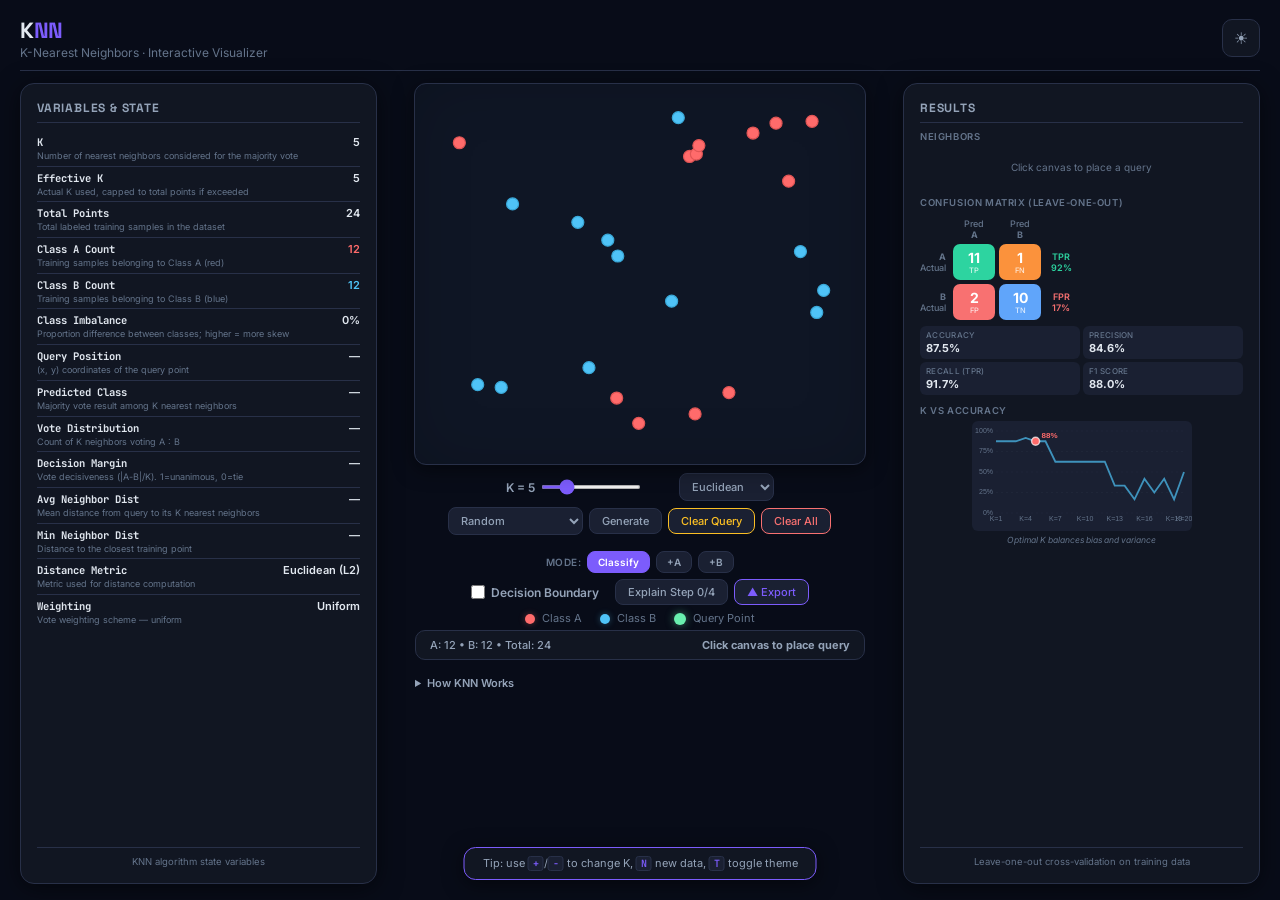
<file: knn.html>
<!DOCTYPE html>
<html lang="en" data-theme="dark">
<head>
  <meta charset="UTF-8">
  <meta name="viewport" content="width=device-width, initial-scale=1.0">
  <title>KNN &mdash; Interactive Visualization</title>
  <link rel="stylesheet" href="style.css">
</head>
<body>
  <div class="app">
    <header>
      <div class="header-left">
        <h1>K<span>NN</span></h1>
        <p class="subtitle">K-Nearest Neighbors &middot; Interactive Visualizer</p>
      </div>
      <div class="header-actions">
        <button class="theme-toggle" id="themeToggle" title="Toggle theme" aria-label="Toggle theme">&#9790;</button>
      </div>
    </header>

    <div class="main-row">
      <!-- ===== Left Panel: Variables ===== -->
      <div class="panel panel-left">
        <div class="panel-title">Variables &amp; State</div>
        <div id="variablesContainer"></div>
        <div class="panel-footer" id="leftPanelFooter"></div>
      </div>

      <!-- ===== Center: Canvas + Controls ===== -->
      <div class="center-col">
        <div class="canvas-wrapper">
          <canvas id="canvas" width="450" height="380"></canvas>
          <div id="tooltip"></div>
        </div>

        <div class="controls">
          <div class="control-group">
            <label for="kSlider">K = <span id="kValue">5</span></label>
            <input type="range" id="kSlider" min="1" max="20" value="5">
            <span id="biasBadge"></span>
          </div>
          <div class="control-group">
            <select id="metricSelect">
              <option value="euclidean">Euclidean</option>
              <option value="manhattan">Manhattan</option>
              <option value="minkowski">Minkowski</option>
            </select>
            <input type="number" id="minkowskiP" min="1" max="10" value="3" step="0.5" title="Minkowski p-value" style="width:44px;display:none;padding:4px;border-radius:6px;border:1px solid var(--border);background:var(--surface-2);color:var(--text);font-size:11px;">
          </div>
        </div>

        <div class="controls">
          <div class="control-group">
            <select id="patternSelect">
              <option value="random">Random</option>
              <option value="linear">Linearly Separable</option>
              <option value="circles">Concentric Circles</option>
              <option value="xor">XOR Pattern</option>
              <option value="moons">Moons</option>
            </select>
            <button id="randomBtn">Generate</button>
            <button id="clearQueryBtn" class="btn-warning">Clear Query</button>
            <button id="clearAllBtn" class="btn-danger">Clear All</button>
          </div>
          <div class="control-group" id="addModeGroup">
            <span class="mode-label">Mode:</span>
            <button id="modeClassify" class="mode-btn active" data-mode="classify">Classify</button>
            <button id="modeAddA" class="mode-btn" data-mode="addA">+A</button>
            <button id="modeAddB" class="mode-btn" data-mode="addB">+B</button>
          </div>
        </div>

        <div class="controls">
          <div class="control-group">
            <label class="toggle-label">
              <input type="checkbox" id="boundaryToggle">
              <span class="toggle-text">Decision Boundary</span>
            </label>
          </div>
          <div class="control-group">
            <button id="explainBtn">Explain Step 0/4</button>
            <button id="downloadBtn" class="btn-accent" title="Download snapshot as PNG">&#9650; Export</button>
          </div>
        </div>

        <div class="legend">
          <span><span class="dot class-a"></span> Class A</span>
          <span><span class="dot class-b"></span> Class B</span>
          <span><span class="dot query-dot"></span> Query Point</span>
        </div>

        <div class="info">
          <span id="pointCount">A: 0 &nbsp;&#8226;&nbsp; B: 0</span>
          <span id="prediction">Click canvas to place query</span>
        </div>

        <div id="explainBox" class="explain-box" style="display:none;"></div>

        <div class="warnings" id="warnings"></div>

        <details class="how-it-works">
          <summary>How KNN Works</summary>
          <p>K-Nearest Neighbors (KNN) is a simple algorithm that classifies a new point by looking at the <em>K</em> closest labeled points in the dataset. It measures the distance (using the selected metric) from the query to every training point, picks the <em>K</em> nearest, and assigns the class that appears most often among them. Larger K reduces noise but can blur decision boundaries; smaller K captures local patterns but may overfit.</p>
        </details>
      </div>

      <!-- ===== Right Panel: Results ===== -->
      <div class="panel panel-right">
        <div class="panel-title">Results</div>

        <div class="panel-section">
          <div class="panel-subtitle">Neighbors</div>
          <div id="neighborMatrixContainer"></div>
        </div>

        <div class="panel-section">
          <div class="panel-subtitle">Confusion Matrix (Leave-One-Out)</div>
          <div id="confusionMatrixContainer"></div>
        </div>

        <div class="panel-section">
          <div class="panel-subtitle">K vs Accuracy</div>
          <div class="chart-wrapper">
            <canvas id="accChart" width="220" height="110"></canvas>
          </div>
          <div class="chart-caption">Optimal K balances bias and variance</div>
        </div>

        <div class="panel-footer" id="rightPanelFooter"></div>
      </div>
    </div>
  </div>

  <div id="firstTip" class="first-tip">Tip: use <kbd>+</kbd>/<kbd>-</kbd> to change K, <kbd>N</kbd> new data, <kbd>T</kbd> toggle theme</div>

  <script src="script.js"></script>
</body>
</html>
</file>
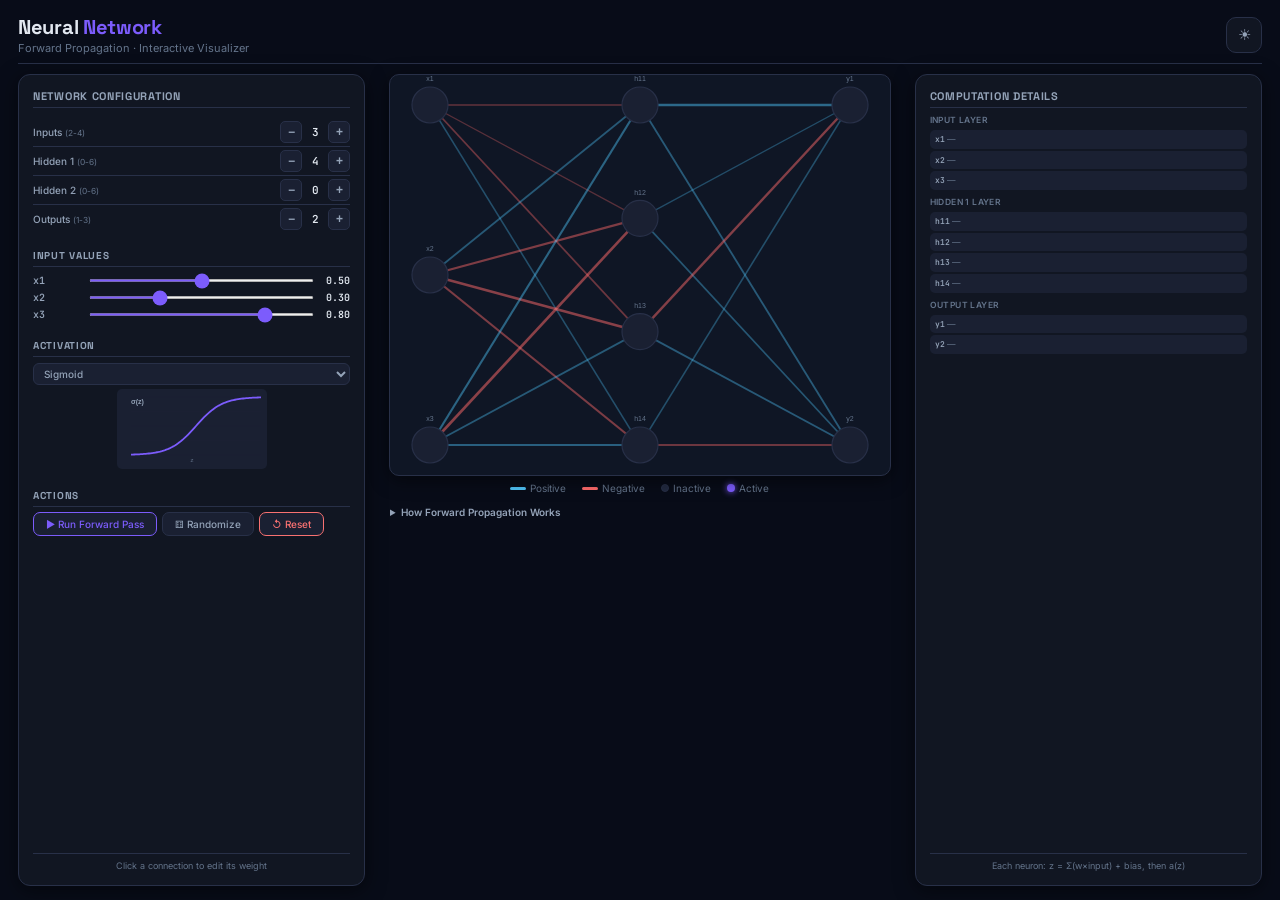
<file: neural_network.html>
<!DOCTYPE html>
<html lang="en" data-theme="dark">
<head>
<meta charset="UTF-8">
<meta name="viewport" content="width=device-width, initial-scale=1.0">
<title>Neural Network &mdash; Interactive Visualizer</title>
<link rel="preconnect" href="https://fonts.googleapis.com">
<link href="https://fonts.googleapis.com/css2?family=Space+Grotesk:wght@500;600;700&family=Inter:wght@400;500;600;700&family=JetBrains+Mono:wght@400;500;600&display=swap" rel="stylesheet">
<style>
:root,[data-theme="dark"]{--bg:#080c18;--surface:#111622;--surface2:#1a2032;--surface3:#222a40;--border:#283048;--text:#e2e8f0;--text2:#94a3b8;--text3:#64748b;--classA:#ff6b6b;--classB:#4fc3f7;--accent:#7c5cfc;--accent2:#6a4be0;--success:#2dd4a0;--danger:#f87171;--warn:#fbbf24;--shadow:rgba(0,0,0,0.5);--cbg:#0f1625;--cborder:#283048}
[data-theme="light"]{--bg:#f0f2f7;--surface:#fff;--surface2:#f4f6fb;--surface3:#e8ecf4;--border:#d0d6e0;--text:#161b2e;--text2:#4a5570;--text3:#8892b0;--classA:#e05252;--classB:#3498db;--accent:#6c4ce0;--accent2:#5a3dc4;--success:#2db488;--danger:#e05252;--warn:#d4a017;--shadow:rgba(0,0,0,0.08);--cbg:#fafbff;--cborder:#d0d6e0}
*,*::before,*::after{margin:0;padding:0;box-sizing:border-box}
body{font-family:'Inter',system-ui,sans-serif;background:var(--bg);color:var(--text);min-height:100vh;transition:background .35s,color .35s}
::-webkit-scrollbar{width:5px}
::-webkit-scrollbar-track{background:0 0}
::-webkit-scrollbar-thumb{background:var(--border);border-radius:4px}
.app{display:flex;flex-direction:column;min-height:100vh;padding:14px 18px;animation:fadeIn .5s both}
@keyframes fadeIn{from{opacity:0;transform:translateY(8px)}to{opacity:1;transform:translateY(0)}}

header{display:flex;align-items:center;justify-content:space-between;padding-bottom:8px;margin-bottom:10px;border-bottom:1px solid var(--border)}
.hl{display:flex;flex-direction:column}
header h1{font-family:'Space Grotesk',sans-serif;font-size:20px;font-weight:700;letter-spacing:-.3px}
header h1 span{color:var(--accent)}
header .sub{font-size:11px;color:var(--text3);margin-top:1px}
.ha{display:flex;align-items:center;gap:10px}

.toggle{width:36px;height:36px;border-radius:10px;border:1px solid var(--border);background:var(--surface);color:var(--text2);font-size:15px;cursor:pointer;display:flex;align-items:center;justify-content:center;transition:all .25s}
.toggle:hover{background:var(--surface2);border-color:var(--accent);color:var(--accent);transform:rotate(15deg)}

.row{display:grid;grid-template-columns:1.2fr 1.8fr 1.2fr;gap:14px;flex:1;min-height:0}

.panel{background:var(--surface);border-radius:12px;padding:14px;border:1px solid var(--border);box-shadow:0 4px 20px var(--shadow);display:flex;flex-direction:column;animation:slide .45s both}
@keyframes slide{from{opacity:0;transform:translateY(12px)}to{opacity:1;transform:translateY(0)}}
.pn:nth-child(1){animation-delay:.05s}
.pn:nth-child(2){animation-delay:.1s}
.pn:nth-child(3){animation-delay:.15s}
.pl{overflow-y:auto;gap:4px}
.pr{overflow-y:auto}

.pt{font-family:'Space Grotesk',sans-serif;font-size:11px;font-weight:700;color:var(--text2);margin-bottom:6px;padding-bottom:4px;border-bottom:1px solid var(--border);text-transform:uppercase;letter-spacing:.7px;flex-shrink:0}
.pf{margin-top:auto;padding-top:6px;font-size:9px;color:var(--text3);text-align:center;border-top:1px solid var(--border)}

.cc{flex:1;display:flex;flex-direction:column;align-items:center;min-width:0}

.nn-details{width:100%;max-width:500px;margin-top:4px;font-size:10px;color:var(--text3);line-height:1.5;flex-shrink:0}
.nn-details summary{cursor:pointer;font-weight:600;color:var(--text2);padding:3px 0;user-select:none;transition:color .2s}
.nn-details summary:hover{color:var(--accent)}
.nn-details[open] summary{color:var(--accent);margin-bottom:3px}

@media(max-width:900px){
  .row{grid-template-columns:1fr}
  .app{padding:10px}
  header h1{font-size:17px}
}
</style>
<link rel="stylesheet" href="neural_network.css">
</head>
<body>
<div class="app">
  <header>
    <div class="hl">
      <h1>Neural <span>Network</span></h1>
      <p class="sub">Forward Propagation &middot; Interactive Visualizer</p>
    </div>
    <div class="ha">
      <button class="toggle" id="nnThemeToggle" title="Toggle theme">&#9790;</button>
    </div>
  </header>

  <div class="row">
    <!-- Left: Configuration -->
    <div class="panel pl pn">
      <div class="pt">Network Configuration</div>

      <div class="nn-cfg-section">
        <div class="nn-cfg-row">
          <span class="nn-cfg-label">Inputs <small>(2-4)</small></span>
          <div class="nn-cfg-controls">
            <button class="nn-cfg-btn" id="nnInputDec">&minus;</button>
            <span class="nn-cfg-val" id="nnInputVal">3</span>
            <button class="nn-cfg-btn" id="nnInputInc">+</button>
          </div>
        </div>
        <div class="nn-cfg-row">
          <span class="nn-cfg-label">Hidden 1 <small>(0-6)</small></span>
          <div class="nn-cfg-controls">
            <button class="nn-cfg-btn" id="nnH1Dec">&minus;</button>
            <span class="nn-cfg-val" id="nnH1Val">4</span>
            <button class="nn-cfg-btn" id="nnH1Inc">+</button>
          </div>
        </div>
        <div class="nn-cfg-row">
          <span class="nn-cfg-label">Hidden 2 <small>(0-6)</small></span>
          <div class="nn-cfg-controls">
            <button class="nn-cfg-btn" id="nnH2Dec">&minus;</button>
            <span class="nn-cfg-val" id="nnH2Val">0</span>
            <button class="nn-cfg-btn" id="nnH2Inc">+</button>
          </div>
        </div>
        <div class="nn-cfg-row">
          <span class="nn-cfg-label">Outputs <small>(1-3)</small></span>
          <div class="nn-cfg-controls">
            <button class="nn-cfg-btn" id="nnOutDec">&minus;</button>
            <span class="nn-cfg-val" id="nnOutVal">2</span>
            <button class="nn-cfg-btn" id="nnOutInc">+</button>
          </div>
        </div>
      </div>

      <div class="nn-cfg-section">
        <div class="pt" style="font-size:10px;margin-bottom:5px;margin-top:2px">Input Values</div>
        <div class="nn-input-row"><label>x1</label><input type="range" min="0" max="1" step="0.01" value="0.50"><span class="iv">0.50</span></div>
        <div class="nn-input-row"><label>x2</label><input type="range" min="0" max="1" step="0.01" value="0.30"><span class="iv">0.30</span></div>
        <div class="nn-input-row"><label>x3</label><input type="range" min="0" max="1" step="0.01" value="0.80"><span class="iv">0.80</span></div>
        <div class="nn-input-row" style="display:none"><label>x4</label><input type="range" min="0" max="1" step="0.01" value="0.50"><span class="iv">0.50</span></div>
      </div>

      <div class="nn-cfg-section">
        <div class="pt" style="font-size:10px;margin-bottom:5px;margin-top:2px">Activation</div>
        <select class="nn-cfg-select" id="nnActSelect" style="width:100%">
          <option value="sigmoid">Sigmoid</option>
          <option value="relu">ReLU</option>
          <option value="tanh">Tanh</option>
        </select>
        <div class="nn-act-curve-wrap"><canvas id="nnActCurve" width="150" height="80"></canvas></div>
      </div>

      <div class="nn-cfg-section">
        <div class="pt" style="font-size:10px;margin-bottom:5px;margin-top:2px">Actions</div>
        <div class="nn-actions">
          <button class="primary" id="nnRunBtn">&#9654; Run Forward Pass</button>
          <button id="nnRandomBtn">&#9861; Randomize</button>
          <button class="danger" id="nnResetBtn">&#8634; Reset</button>
        </div>
      </div>

      <div class="pf">Click a connection to edit its weight</div>
    </div>

    <!-- Center: Canvas -->
    <div class="cc pn">
      <div class="nn-canvas-wrapper"><canvas id="nnCanvas" width="500" height="400"></canvas></div>
      <div id="nnWeightPopup"></div>

      <div class="nn-legend">
        <span class="nn-legend-item"><span class="nn-legend-line pos"></span> Positive</span>
        <span class="nn-legend-item"><span class="nn-legend-line neg"></span> Negative</span>
        <span class="nn-legend-item"><span class="nn-legend-dot inactive"></span> Inactive</span>
        <span class="nn-legend-item"><span class="nn-legend-dot active"></span> Active</span>
      </div>

      <details class="nn-details">
        <summary>How Forward Propagation Works</summary>
        <p>Each neuron receives weighted signals from all neurons in the previous layer, sums them with its bias, then applies an activation function to produce its output. The animation shows this computation flowing layer by layer &mdash; watch the traveling dots on the connections and the neurons lighting up as values propagate through the network. Thicker, bluer lines carry stronger positive signals; redder lines carry negative signals. Click any connection to edit its weight.</p>
      </details>
    </div>

    <!-- Right: Computation -->
    <div class="panel pr pn">
      <div class="pt">Computation Details</div>
      <div id="nnCompPanel" style="font-size:9px;color:var(--text3);line-height:1.5;overflow-y:auto">
        <div style="padding:10px 0;text-align:center">Press <strong>&#9654; Run Forward Pass</strong> to see the computation unfold layer by layer.</div>
      </div>
      <div class="pf">Each neuron: z = &Sigma;(w&times;input) + bias, then a(z)</div>
    </div>
  </div>
</div>

<script src="neural_network.js"></script>
</body>
</html>
</file>
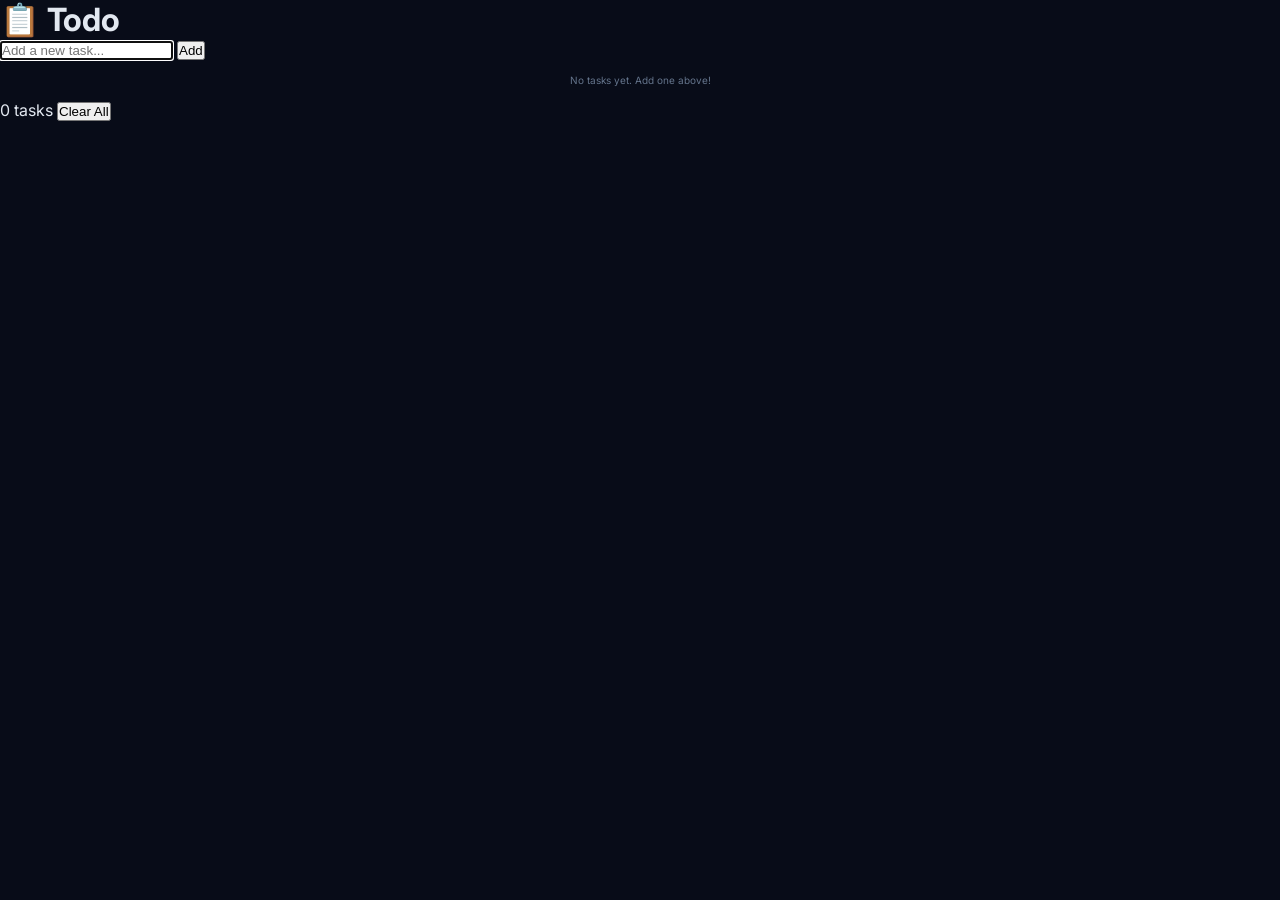
<file: todo_app.html>
<!DOCTYPE html>
<html lang="en">
<head>
  <meta charset="UTF-8">
  <meta name="viewport" content="width=device-width, initial-scale=1.0">
  <title>Todo App</title>
  <link rel="stylesheet" href="style.css">
</head>
<body>
  <div class="container">
    <h1>📋 Todo</h1>
    <div class="input-group">
      <input type="text" id="todoInput" placeholder="Add a new task..." autofocus>
      <button id="addBtn">Add</button>
    </div>
    <ul class="todo-list" id="todoList">
      <li class="empty-msg">No tasks yet. Add one above!</li>
    </ul>
    <div class="stats">
      <span id="taskCount">0 tasks</span>
      <button class="clear-btn" id="clearBtn">Clear All</button>
    </div>
  </div>

  <script src="script.js"></script>
</body>
</html>
</file>
<file: style.css>
/* ===== Google Fonts ===== */
@import url('https://fonts.googleapis.com/css2?family=Space+Grotesk:wght@500;600;700&family=Inter:wght@400;500;600;700&family=JetBrains+Mono:wght@400;500;600&display=swap');

/* ===== Theme Variables ===== */
:root, [data-theme="dark"] {
  --bg: #080c18;
  --surface: #111622;
  --surface-2: #1a2032;
  --surface-3: #222a40;
  --border: #283048;
  --border-light: #334160;
  --text: #e2e8f0;
  --text-secondary: #94a3b8;
  --text-muted: #64748b;
  --class-a: #ff6b6b;
  --class-a-border: #e05555;
  --class-a-glow: rgba(255, 107, 107, 0.35);
  --class-b: #4fc3f7;
  --class-b-border: #3aa8d8;
  --class-b-glow: rgba(79, 195, 247, 0.35);
  --query: #69f0ae;
  --query-border: #4ad695;
  --query-glow: rgba(105, 240, 174, 0.5);
  --accent: #7c5cfc;
  --accent-hover: #6a4be0;
  --success: #2dd4a0;
  --danger: #f87171;
  --warning: #fbbf24;
  --info: #60a5fa;
  --cm-tp: #2dd4a0;
  --cm-tn: #60a5fa;
  --cm-fp: #f87171;
  --cm-fn: #fb923c;
  --shadow: rgba(0, 0, 0, 0.5);
  --canvas-bg: #0f1625;
  --canvas-border: #283048;
  --tooltip-bg: #1a2032;
  --tooltip-border: #334160;
  --scrollbar: #283048;
  --scrollbar-hover: #334160;
}

[data-theme="light"] {
  --bg: #f0f2f7;
  --surface: #ffffff;
  --surface-2: #f4f6fb;
  --surface-3: #e8ecf4;
  --border: #d0d6e0;
  --border-light: #dce2ec;
  --text: #161b2e;
  --text-secondary: #4a5570;
  --text-muted: #8892b0;
  --class-a: #e05252;
  --class-a-border: #c04040;
  --class-a-glow: rgba(224, 82, 82, 0.2);
  --class-b: #3498db;
  --class-b-border: #2980b9;
  --class-b-glow: rgba(52, 152, 219, 0.2);
  --query: #27ae60;
  --query-border: #1e8f4e;
  --query-glow: rgba(39, 174, 96, 0.3);
  --accent: #6c4ce0;
  --accent-hover: #5a3dc4;
  --success: #2db488;
  --danger: #e05252;
  --warning: #d4a017;
  --info: #4a90d9;
  --cm-tp: #2db488;
  --cm-tn: #4a90d9;
  --cm-fp: #e05252;
  --cm-fn: #e8893a;
  --shadow: rgba(0, 0, 0, 0.08);
  --canvas-bg: #fafbff;
  --canvas-border: #d0d6e0;
  --tooltip-bg: #ffffff;
  --tooltip-border: #d0d6e0;
  --scrollbar: #c0c8d8;
  --scrollbar-hover: #a8b2c8;
}

/* ===== Base ===== */
*, *::before, *::after { margin: 0; padding: 0; box-sizing: border-box; }
html { scroll-behavior: smooth; }

body {
  font-family: 'Inter', system-ui, -apple-system, sans-serif;
  background: var(--bg);
  color: var(--text);
  min-height: 100vh;
  transition: background 0.35s ease, color 0.35s ease;
}

::-webkit-scrollbar { width: 5px; }
::-webkit-scrollbar-track { background: transparent; }
::-webkit-scrollbar-thumb { background: var(--scrollbar); border-radius: 4px; }
::-webkit-scrollbar-thumb:hover { background: var(--scrollbar-hover); }

.app {
  display: flex;
  flex-direction: column;
  min-height: 100vh;
  padding: 16px 20px;
  animation: fadeIn 0.5s ease both;
}

@keyframes fadeIn {
  from { opacity: 0; transform: translateY(8px); }
  to { opacity: 1; transform: translateY(0); }
}

/* ===== Header ===== */
header {
  display: flex;
  align-items: center;
  justify-content: space-between;
  padding-bottom: 10px;
  margin-bottom: 12px;
  border-bottom: 1px solid var(--border);
  transition: border-color 0.35s ease;
  flex-shrink: 0;
}

.header-left { display: flex; flex-direction: column; }
header h1 { font-family: 'Space Grotesk', sans-serif; font-size: 22px; font-weight: 700; color: var(--text); letter-spacing: -0.3px; transition: color 0.35s ease; }
header h1 span { color: var(--accent); }
header .subtitle { font-size: 12px; color: var(--text-muted); margin-top: 1px; transition: color 0.35s ease; }
.header-actions { display: flex; align-items: center; gap: 10px; }

.theme-toggle {
  width: 38px; height: 38px;
  border-radius: 10px;
  border: 1px solid var(--border);
  background: var(--surface);
  color: var(--text-secondary);
  font-size: 16px;
  cursor: pointer;
  display: flex; align-items: center; justify-content: center;
  transition: all 0.25s ease;
}
.theme-toggle:hover { background: var(--surface-2); border-color: var(--accent); color: var(--accent); transform: rotate(15deg); }

/* ===== Main 3-Column Row ===== */
.main-row {
  display: grid;
  grid-template-columns: 1.3fr 1.8fr 1.3fr;
  gap: 16px;
  flex: 1;
  min-height: 0;
}

/* ===== Panel Base ===== */
.panel {
  background: var(--surface);
  border-radius: 14px;
  padding: 16px;
  border: 1px solid var(--border);
  box-shadow: 0 4px 24px var(--shadow);
  transition: all 0.35s ease;
  animation: panelSlide 0.45s ease both;
  display: flex;
  flex-direction: column;
}

.panel:nth-child(1) { animation-delay: 0.05s; }
.panel:nth-child(2) { animation-delay: 0.1s; }
.panel:nth-child(3) { animation-delay: 0.15s; }

@keyframes panelSlide {
  from { opacity: 0; transform: translateY(12px); }
  to { opacity: 1; transform: translateY(0); }
}

.panel-left { overflow-y: auto; }
.panel-right { overflow-y: auto; }

.panel-title {
  font-family: 'Space Grotesk', sans-serif;
  font-size: 12px;
  font-weight: 700;
  color: var(--text-secondary);
  margin-bottom: 8px;
  padding-bottom: 6px;
  border-bottom: 1px solid var(--border);
  text-transform: uppercase;
  letter-spacing: 0.8px;
  transition: color 0.35s ease, border-color 0.35s ease;
  flex-shrink: 0;
}

.panel-footer {
  margin-top: auto;
  padding-top: 8px;
  font-size: 9.5px;
  color: var(--text-muted);
  text-align: center;
  border-top: 1px solid var(--border);
  transition: color 0.35s ease, border-color 0.35s ease;
}

/* ===== Center Column ===== */
.center-col {
  flex: 1;
  display: flex;
  flex-direction: column;
  align-items: center;
  min-width: 0;
}

.canvas-wrapper {
  display: flex;
  justify-content: center;
  margin-bottom: 8px;
  width: 100%;
  position: relative;
  flex-shrink: 0;
}

#canvas {
  border: 1.5px solid var(--canvas-border);
  border-radius: 12px;
  cursor: crosshair;
  background: var(--canvas-bg);
  display: block;
  max-width: 100%;
  height: auto;
  box-shadow: 0 4px 20px var(--shadow), inset 0 0 60px rgba(0,0,0,0.15);
  transition: all 0.35s ease;
}

/* ===== Tooltip ===== */
#tooltip {
  position: fixed;
  pointer-events: none;
  background: var(--tooltip-bg);
  border: 1px solid var(--tooltip-border);
  border-radius: 8px;
  padding: 6px 10px;
  font-size: 11px;
  font-weight: 500;
  color: var(--text);
  box-shadow: 0 4px 16px var(--shadow);
  opacity: 0;
  transform: translateY(4px);
  transition: opacity 0.15s ease, transform 0.15s ease;
  z-index: 100;
  white-space: nowrap;
}
#tooltip.visible { opacity: 1; transform: translateY(0); }

/* ===== Controls ===== */
.controls {
  display: flex;
  justify-content: center;
  gap: 16px;
  margin-bottom: 6px;
  flex-wrap: wrap;
  width: 100%;
  flex-shrink: 0;
}

.control-group { display: flex; align-items: center; gap: 6px; flex-wrap: wrap; }
.control-group label { font-size: 12px; font-weight: 600; color: var(--text-secondary); transition: color 0.35s ease; }

.control-group input[type="range"] {
  width: 100px;
  height: 4px;
  accent-color: var(--accent);
  cursor: pointer;
}

/* Bias-Variance Risk Badge */
#biasBadge {
  display: inline-block;
  padding: 2px 8px;
  border-radius: 10px;
  font-size: 9px;
  font-weight: 600;
  letter-spacing: 0.2px;
  opacity: 0;
  transform: scale(0.92);
  transition: all 0.25s ease;
  white-space: nowrap;
}
#biasBadge.visible { opacity: 1; transform: scale(1); }
#biasBadge.warning { background: rgba(251, 191, 36, 0.15); color: var(--warning); border: 1px solid rgba(251, 191, 36, 0.3); }

.control-group select {
  padding: 5px 8px;
  background: var(--surface-2);
  color: var(--text-secondary);
  border: 1px solid var(--border);
  border-radius: 8px;
  font-size: 11px;
  font-weight: 500;
  cursor: pointer;
  font-family: 'Inter', sans-serif;
  transition: all 0.2s ease;
}
.control-group select:hover { border-color: var(--accent); color: var(--text); }

.control-group button {
  padding: 5px 12px;
  background: var(--surface-2);
  color: var(--text-secondary);
  border: 1px solid var(--border);
  border-radius: 8px;
  font-size: 11px;
  font-weight: 500;
  cursor: pointer;
  transition: all 0.2s ease;
  font-family: 'Inter', sans-serif;
}
.control-group button:hover { background: var(--surface-3); border-color: var(--accent); color: var(--text); transform: translateY(-1px); box-shadow: 0 2px 8px var(--shadow); }
.control-group button:active { transform: translateY(0); }
.control-group button.btn-warning { border-color: var(--warning); color: var(--warning); }
.control-group button.btn-warning:hover { background: rgba(251, 191, 36, 0.1); }
.control-group button.btn-danger { border-color: var(--danger); color: var(--danger); }
.control-group button.btn-danger:hover { background: rgba(248, 113, 113, 0.1); }

.control-group button.btn-accent {
  border-color: var(--accent);
  color: var(--accent);
}
.control-group button.btn-accent:hover {
  background: rgba(124, 92, 252, 0.12);
}

.mode-label { font-size: 10px; font-weight: 600; color: var(--text-muted); text-transform: uppercase; letter-spacing: 0.4px; }
.mode-btn { padding: 4px 10px !important; font-size: 10px !important; font-weight: 600 !important; }
.mode-btn.active { background: var(--accent) !important; color: white !important; border-color: var(--accent) !important; }

.toggle-label { display: flex; align-items: center; gap: 6px; cursor: pointer; font-size: 11px; font-weight: 500; color: var(--text-secondary); transition: color 0.35s ease; }
.toggle-label input[type="checkbox"] { width: 14px; height: 14px; accent-color: var(--accent); cursor: pointer; }

/* ===== Explain Box ===== */
.explain-box {
  width: 100%;
  max-width: 450px;
  padding: 8px 12px;
  background: var(--surface);
  border: 1px solid var(--accent);
  border-radius: 10px;
  font-size: 11.5px;
  color: var(--text);
  line-height: 1.5;
  margin-bottom: 6px;
  flex-shrink: 0;
  transition: all 0.35s ease;
}
.explain-box .step-title { font-weight: 700; color: var(--accent); font-size: 10px; text-transform: uppercase; letter-spacing: 0.5px; margin-bottom: 2px; }

/* ===== How KNN Works (collapsible) ===== */
.how-it-works {
  width: 100%;
  max-width: 450px;
  margin-top: 6px;
  font-size: 11px;
  color: var(--text-muted);
  line-height: 1.55;
  transition: color 0.35s ease;
}
.how-it-works summary {
  cursor: pointer;
  font-weight: 600;
  color: var(--text-secondary);
  padding: 4px 0;
  user-select: none;
  transition: color 0.2s ease;
}
.how-it-works summary:hover { color: var(--accent); }
.how-it-works[open] summary { color: var(--accent); margin-bottom: 4px; }
.how-it-works p { padding: 0 2px; }

/* ===== Legend ===== */
.legend { display: flex; justify-content: center; gap: 18px; margin-bottom: 5px; font-size: 11px; color: var(--text-muted); transition: color 0.35s ease; flex-shrink: 0; }
.dot { display: inline-block; width: 10px; height: 10px; border-radius: 50%; vertical-align: middle; margin-right: 4px; transition: background 0.35s ease; }
.dot.class-a { background: var(--class-a); box-shadow: 0 0 6px var(--class-a-glow); }
.dot.class-b { background: var(--class-b); box-shadow: 0 0 6px var(--class-b-glow); }
.dot.query-dot { background: var(--query); box-shadow: 0 0 8px var(--query-glow); width: 12px; height: 12px; animation: pulseGlow 2s ease-in-out infinite; }

@keyframes pulseGlow {
  0%, 100% { box-shadow: 0 0 4px var(--query-glow); }
  50% { box-shadow: 0 0 12px var(--query-glow), 0 0 20px var(--query-glow); }
}

/* ===== Info Bar ===== */
.info {
  display: flex;
  justify-content: space-between;
  align-items: center;
  padding: 7px 14px;
  background: var(--surface);
  border: 1px solid var(--border);
  border-radius: 10px;
  font-size: 11px;
  color: var(--text-secondary);
  font-weight: 500;
  width: 100%;
  max-width: 450px;
  margin-bottom: 5px;
  transition: all 0.35s ease;
  flex-shrink: 0;
}
#prediction { font-weight: 700; transition: color 0.3s ease; }
#prediction.class-a-pred { color: var(--class-a); }
#prediction.class-b-pred { color: var(--class-b); }
#prediction.tie { color: var(--text-muted); }

/* ===== Warnings ===== */
.warnings { display: flex; flex-direction: column; gap: 4px; width: 100%; max-width: 450px; }

.warning-item {
  padding: 5px 10px;
  border-radius: 8px;
  font-size: 10px;
  font-weight: 500;
  display: flex;
  align-items: center;
  gap: 5px;
  animation: fadeIn 0.3s ease;
  background: var(--surface-2);
  border-left: 3px solid transparent;
  transition: background 0.35s ease;
}
.warning-item.error { background: rgba(248, 113, 113, 0.1); color: var(--danger); border-left-color: var(--danger); }
.warning-item.warning { background: rgba(251, 191, 36, 0.1); color: var(--warning); border-left-color: var(--warning); }
.warning-item.info { background: rgba(96, 165, 250, 0.1); color: var(--info); border-left-color: var(--info); }

/* ===== Variables Panel ===== */
.var-row { display: flex; justify-content: space-between; align-items: flex-start; padding: 4px 0; border-bottom: 1px solid var(--border); gap: 6px; transition: border-color 0.35s ease; }
.var-row:last-child { border-bottom: none; }
.var-left { display: flex; flex-direction: column; min-width: 0; flex-shrink: 1; }
.var-name { font-size: 10.5px; font-weight: 700; color: var(--text); font-family: 'JetBrains Mono', monospace; transition: color 0.35s ease; }
.var-def { font-size: 9px; color: var(--text-muted); line-height: 1.3; margin-top: 1px; transition: color 0.35s ease; }
.var-value { font-size: 11px; font-weight: 600; color: var(--text); text-align: right; white-space: nowrap; flex-shrink: 0; transition: color 0.35s ease; }
.var-value.class-a-val { color: var(--class-a); }
.var-value.class-b-val { color: var(--class-b); }
.var-value.tie-val { color: var(--text-muted); }
.var-value.conf-high { color: var(--success); }
.var-value.conf-low { color: var(--warning); }

/* ===== Right Panel Sections ===== */
.panel-section { margin-bottom: 10px; }
.panel-section:last-child { margin-bottom: 0; }
.panel-subtitle { font-size: 9.5px; font-weight: 600; color: var(--text-muted); text-transform: uppercase; letter-spacing: 0.6px; margin-bottom: 5px; transition: color 0.35s ease; }

/* ===== Neighbor Matrix Table ===== */
.matrix-table { width: 100%; border-collapse: collapse; font-size: 10.5px; }
.matrix-table th { text-align: left; padding: 3px 5px; background: var(--surface-2); font-weight: 600; color: var(--text-muted); font-size: 9px; text-transform: uppercase; letter-spacing: 0.4px; border-bottom: 1.5px solid var(--border); transition: all 0.35s ease; }
.matrix-table td { padding: 3px 5px; border-bottom: 1px solid var(--border); color: var(--text-secondary); transition: all 0.35s ease; }
.matrix-table tr:hover td { background: var(--surface-2); }
.matrix-table .rank-col { width: 22px; text-align: center; color: var(--text-muted); font-weight: 500; }
.matrix-table .cls-col { width: 30px; text-align: center; font-weight: 700; font-family: 'JetBrains Mono', monospace; font-size: 9.5px; }
.matrix-table .dist-col { text-align: right; font-family: 'JetBrains Mono', monospace; font-size: 9.5px; }
.matrix-table .vote-col { width: 24px; text-align: center; font-size: 12px; }
.matrix-table .cls-a { color: var(--class-a); }
.matrix-table .cls-b { color: var(--class-b); }
.matrix-table .vote-yes { color: var(--success); }

/* ===== Confusion Matrix Grid ===== */
.cm-grid { display: inline-grid; grid-template-columns: auto 42px 42px 32px; gap: 4px; align-items: center; margin-bottom: 6px; }
.cm-label-row { font-size: 9px; font-weight: 500; color: var(--text-muted); text-align: center; transition: color 0.35s ease; }
.cm-label-row.actual { text-align: right; padding-right: 3px; }
.cm-label-col { font-size: 9px; font-weight: 500; color: var(--text-muted); text-align: center; transition: color 0.35s ease; }
.cm-cell { width: 42px; height: 36px; border-radius: 7px; display: flex; flex-direction: column; align-items: center; justify-content: center; font-weight: 700; font-size: 14px; color: white; transition: transform 0.15s ease; }
.cm-cell .cm-sublabel { font-size: 7.5px; font-weight: 500; opacity: 0.8; }
.cm-cell.tp { background: var(--cm-tp); }
.cm-cell.tn { background: var(--cm-tn); }
.cm-cell.fp { background: var(--cm-fp); }
.cm-cell.fn { background: var(--cm-fn); }
.cm-cell:hover { transform: scale(1.08); }
.cm-stats { display: flex; flex-wrap: wrap; gap: 3px; }
.cm-stat { flex: 1 1 calc(50% - 2px); padding: 4px 6px; background: var(--surface-2); border-radius: 6px; font-size: 9.5px; color: var(--text-secondary); transition: background 0.35s ease, color 0.35s ease; }
.cm-stat .stat-label { font-weight: 500; color: var(--text-muted); font-size: 8px; text-transform: uppercase; letter-spacing: 0.3px; transition: color 0.35s ease; }
.cm-stat .stat-value { font-weight: 700; font-size: 11px; color: var(--text); margin-top: 1px; transition: color 0.35s ease; }

/* ===== K vs Accuracy Chart ===== */
.chart-wrapper { display: flex; justify-content: center; margin-bottom: 4px; }
#accChart { display: block; width: 100%; height: auto; max-width: 220px; border-radius: 6px; background: var(--surface-2); transition: background 0.35s ease; }
.chart-caption { text-align: center; font-size: 8.5px; color: var(--text-muted); font-style: italic; transition: color 0.35s ease; }

/* ===== Empty States ===== */
.empty-msg { text-align: center; color: var(--text-muted); font-size: 10px; padding: 14px 0; transition: color 0.35s ease; }

/* ===== First-launch Tip ===== */
#firstTip {
  position: fixed;
  bottom: 20px;
  left: 50%;
  transform: translateX(-50%);
  padding: 8px 18px;
  background: var(--surface);
  border: 1px solid var(--accent);
  border-radius: 12px;
  font-size: 11px;
  color: var(--text-secondary);
  box-shadow: 0 4px 20px var(--shadow);
  z-index: 200;
  pointer-events: none;
  opacity: 1;
  transition: opacity 0.6s ease;
  white-space: nowrap;
}
#firstTip.fadeout { opacity: 0; }
#firstTip kbd {
  display: inline-block;
  padding: 0 4px;
  font-family: 'JetBrains Mono', monospace;
  font-size: 10px;
  font-weight: 600;
  color: var(--accent);
  background: var(--surface-2);
  border-radius: 3px;
  border: 1px solid var(--border);
}

/* ===== K value pulse on change ===== */
#kValue.pulse {
  animation: kPulse 0.25s ease;
}
@keyframes kPulse {
  0% { transform: scale(1); }
  40% { transform: scale(1.35); color: var(--accent); }
  100% { transform: scale(1); }
}

/* ===== Responsive ===== */
@media (max-width: 900px) {
  .main-row { grid-template-columns: 1fr; }
  .app { padding: 12px; }
  header h1 { font-size: 18px; }
  header .subtitle { font-size: 10px; }
  .controls { gap: 8px; }
  .control-group { gap: 4px; }
  .control-group input[type="range"] { width: 80px; }
  .panel-left, .panel-right { max-height: none; }
  #firstTip { font-size: 10px; padding: 6px 12px; white-space: normal; max-width: 90vw; }
}
@media (max-width: 768px) {
  .app { padding: 8px; }
  header { flex-direction: column; gap: 6px; text-align: center; }
  .theme-toggle { width: 32px; height: 32px; font-size: 14px; }
  .panel { padding: 10px; }
  #canvas { max-width: 100%; height: auto; }
}
</file>
<file: neural_network.css>
/* ===== Neural Network Visualizer — Component Styles (nn- prefix) ===== */

/* --- Network canvas --- */
.nn-canvas-wrapper{display:flex;justify-content:center;margin-bottom:6px;width:100%;position:relative;flex-shrink:0}
#nnCanvas{border:1.5px solid var(--cborder);border-radius:10px;cursor:pointer;background:var(--cbg);display:block;max-width:100%;height:auto;box-shadow:0 4px 18px var(--shadow)}

/* --- Weight tooltip --- */
#nnWeightPopup{position:fixed;background:var(--surface);border:1px solid var(--border);border-radius:8px;padding:8px 10px;font-size:10px;color:var(--text);box-shadow:0 6px 24px var(--shadow);z-index:200;display:none;min-width:120px}
#nnWeightPopup .wp-label{font-size:8px;color:var(--text3);text-transform:uppercase;letter-spacing:.4px;margin-bottom:3px}
#nnWeightPopup input{width:100%;padding:3px 5px;background:var(--surface2);color:var(--text);border:1px solid var(--border);border-radius:4px;font-size:10px;font-family:'JetBrains Mono',monospace;outline:none}
#nnWeightPopup input:focus{border-color:var(--accent)}

/* --- Configuration panel --- */
.nn-cfg-section{margin-bottom:10px}
.nn-cfg-section:last-child{margin-bottom:0}

.nn-cfg-row{display:flex;justify-content:space-between;align-items:center;padding:3px 0;border-bottom:1px solid var(--border);gap:6px}
.nn-cfg-row:last-child{border-bottom:none}
.nn-cfg-label{font-size:10px;color:var(--text2);font-weight:500}
.nn-cfg-label small{color:var(--text3);font-weight:400}

.nn-cfg-controls{display:flex;align-items:center;gap:4px}
.nn-cfg-btn{width:22px;height:22px;border-radius:5px;border:1px solid var(--border);background:var(--surface2);color:var(--text2);font-size:12px;font-weight:600;cursor:pointer;display:flex;align-items:center;justify-content:center;transition:all .15s;line-height:1;padding:0}
.nn-cfg-btn:hover{background:var(--surface3);border-color:var(--accent);color:var(--accent)}
.nn-cfg-btn:active{transform:scale(.92)}
.nn-cfg-val{font-family:'JetBrains Mono',monospace;font-size:11px;font-weight:600;color:var(--text);min-width:18px;text-align:center}

.nn-cfg-select{padding:3px 6px;background:var(--surface2);color:var(--text2);border:1px solid var(--border);border-radius:6px;font-size:10px;font-weight:500;cursor:pointer;font-family:'Inter',sans-serif;transition:all .2s}
.nn-cfg-select:hover{border-color:var(--accent);color:var(--text)}

.nn-cfg-btn-group{display:flex;gap:4px;flex-wrap:wrap}
.nn-cfg-btn-group button{padding:3px 8px;background:var(--surface2);color:var(--text2);border:1px solid var(--border);border-radius:6px;font-size:9px;font-weight:500;cursor:pointer;transition:all .15s;font-family:'Inter',sans-serif}
.nn-cfg-btn-group button:hover{background:var(--surface3);border-color:var(--accent);color:var(--text)}
.nn-cfg-btn-group button.active{background:var(--accent);color:#fff;border-color:var(--accent)}

/* --- Input sliders --- */
.nn-input-row{display:flex;align-items:center;gap:6px;padding:2px 0}
.nn-input-row label{font-size:10px;font-weight:600;color:var(--text2);min-width:50px;font-family:'JetBrains Mono',monospace}
.nn-input-row input[type=range]{flex:1;height:3px;accent-color:var(--accent);cursor:pointer}
.nn-input-row .iv{font-family:'JetBrains Mono',monospace;font-size:10px;font-weight:600;color:var(--text);min-width:30px;text-align:right}

/* --- Action buttons --- */
.nn-actions{display:flex;gap:5px;flex-wrap:wrap}
.nn-actions button{padding:5px 12px;background:var(--surface2);color:var(--text2);border:1px solid var(--border);border-radius:7px;font-size:10px;font-weight:500;cursor:pointer;transition:all .2s;font-family:'Inter',sans-serif}
.nn-actions button:hover{background:var(--surface3);border-color:var(--accent);color:var(--text);transform:translateY(-1px);box-shadow:0 2px 6px var(--shadow)}
.nn-actions button.primary{border-color:var(--accent);color:var(--accent)}
.nn-actions button.primary:hover{background:rgba(124,92,252,.12)}
.nn-actions button.primary:disabled{opacity:.4;cursor:not-allowed;transform:none;box-shadow:none}
.nn-actions button.danger{border-color:var(--danger);color:var(--danger)}
.nn-actions button.danger:hover{background:rgba(248,113,113,.1)}

/* --- Activation mini-graph --- */
.nn-act-graph-wrap{display:flex;justify-content:center;margin:4px 0}
#nnActGraph{display:block;border-radius:5px;background:var(--surface2);width:100%;max-width:160px;height:auto}

/* --- Computation panel --- */
.nn-comp-section{margin-bottom:8px}
.nn-comp-section:last-child{margin-bottom:0}

.nn-layer-group{margin-bottom:6px}
.nn-layer-group:last-child{margin-bottom:0}
.nn-layer-label{font-size:8.5px;font-weight:600;color:var(--text3);text-transform:uppercase;letter-spacing:.4px;margin-bottom:3px}

.nn-neuron-detail{padding:3px 5px;background:var(--surface2);border-radius:5px;margin-bottom:2px;font-size:8.5px;color:var(--text3);line-height:1.5;transition:background .3s}
.nn-neuron-detail.active{background:rgba(124,92,252,.1);border-left:2px solid var(--accent)}
.nn-neuron-detail .nd-name{font-weight:600;color:var(--text2);font-family:'JetBrains Mono',monospace;font-size:8px}
.nn-neuron-detail .nd-val{font-weight:700;color:var(--text);font-family:'JetBrains Mono',monospace;font-size:9px}
.nn-neuron-detail .nd-formula{color:var(--text3);font-size:8px;font-family:'JetBrains Mono',monospace;line-height:1.4;margin-top:1px}
.nn-neuron-detail .nd-act{color:var(--accent)}
.nn-neuron-detail .nd-weight{color:var(--classB)}
.nn-neuron-detail .nd-weight.neg{color:var(--classA)}

/* --- Legend --- */
.nn-legend{display:flex;justify-content:center;gap:16px;margin-bottom:4px;font-size:10px;color:var(--text3);flex-shrink:0;flex-wrap:wrap}
.nn-legend-item{display:flex;align-items:center;gap:4px}
.nn-legend-line{width:16px;height:3px;border-radius:2px}
.nn-legend-line.pos{background:#4fc3f7}
.nn-legend-line.neg{background:#ff6b6b}
.nn-legend-dot{width:8px;height:8px;border-radius:50%}
.nn-legend-dot.inactive{background:var(--surface3);border:1px solid var(--border)}
.nn-legend-dot.active{background:var(--accent);box-shadow:0 0 6px var(--accent)}

/* --- Activation curve mini canvas --- */
.nn-act-curve-wrap{display:flex;justify-content:center;margin:4px 0}
#nnActCurve{display:block;border-radius:5px;background:var(--surface2);width:100%;max-width:150px;height:auto}
</file>
